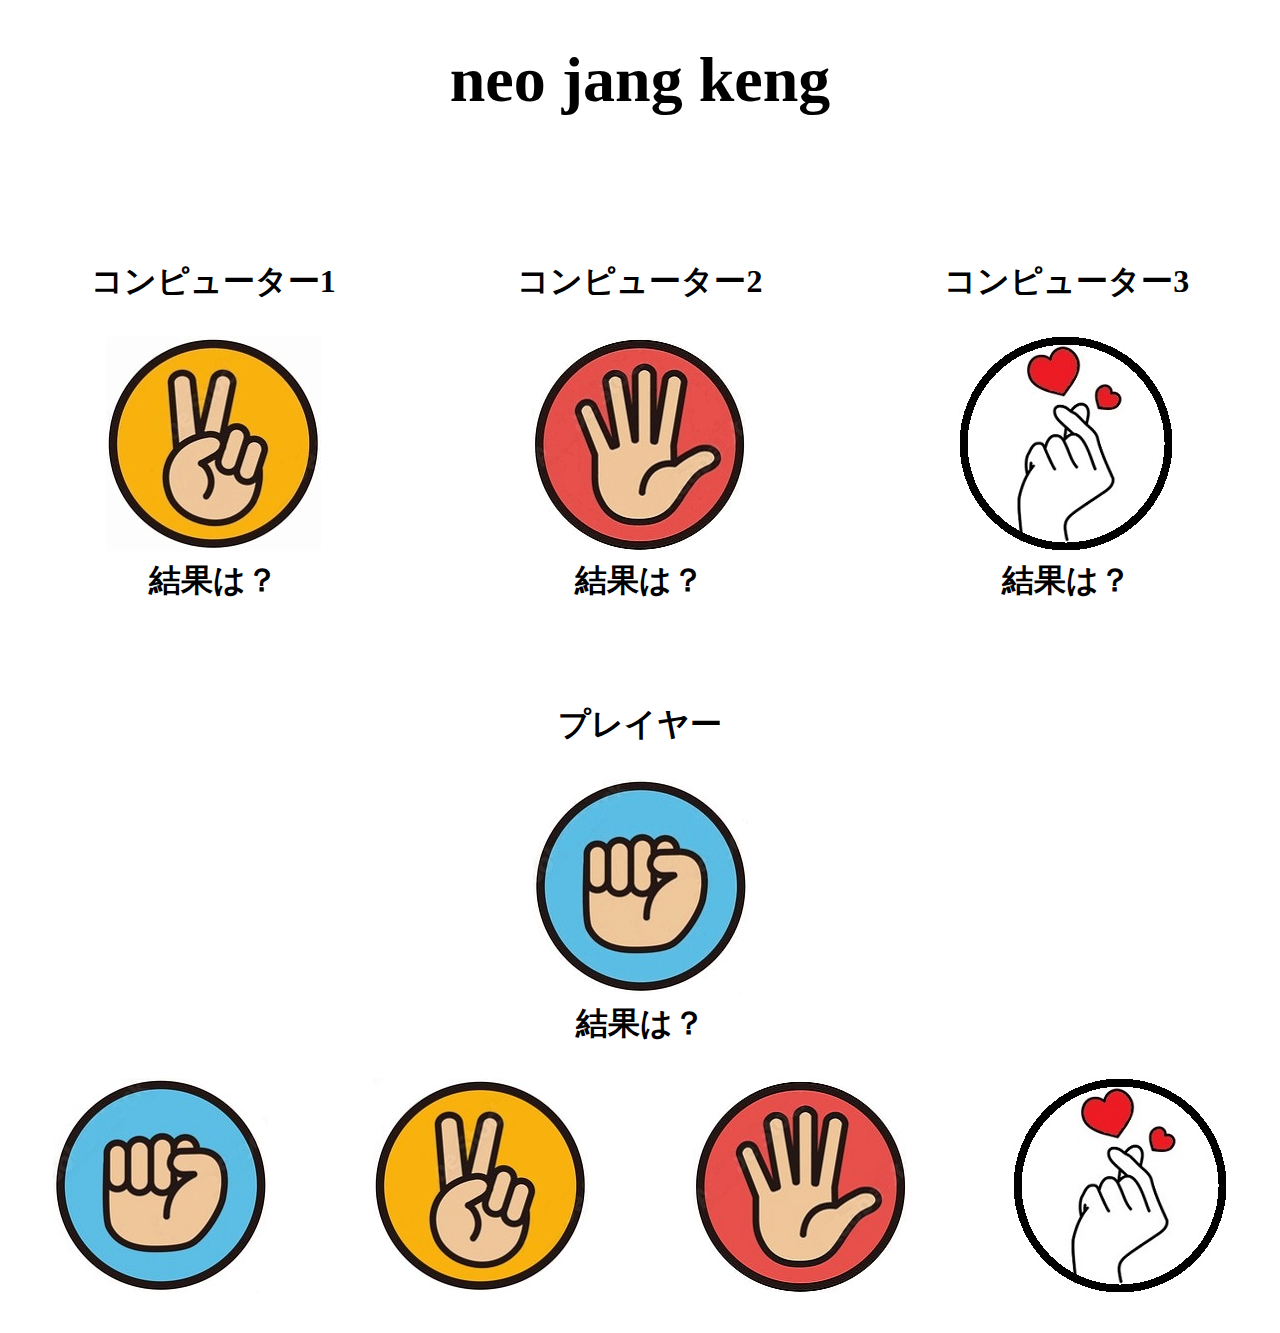
<file: index.html>
<!DOCTYPE html>
<html lang="ja">

<head>
    <meta charset="UTF-8">
    <meta name="viewport" content="width=device-width, initial-scale=1.0">
    <link rel="stylesheet" href="css/style.css">
    <title>neo jang keng</title>
</head>

<body>

    <header>
        <h1>neo jang keng</h1>
    </header>

    <main>
        <div class="com">
            <div class="com1">
                <p>コンピューター1</p>
                <div id="com1_hand">
                    <img src="img/001.gif" alt="">
                </div>
                <div id="result1">結果は？</div>
            </div>
            <div class="com2">
                <p>コンピューター2</p>
                <div id="com2_hand">
                    <img src="img/002.gif" alt="">
                </div>
                <div id="result2">結果は？</div>
            </div>
            <div class="com3">
                <p>コンピューター3</p>
                <div id="com3_hand">
                    <img src="img/003.gif" alt="">
                </div>
                <div id="result3">結果は？</div>
            </div>
        </div>
        <p>プレイヤー</p>
        <div id="player_hand">
            <img src="img/004.gif" alt="">
        </div>
        <div id="result4">結果は？</div>
        <div class="hands">
            <ul>
                <li id="rock_btn"><img src="img/001.jpg" alt=""></li>
                <li id="scissors_btn"><img src="img/002.jpg" alt=""></li>
                <li id="paper_btn"><img src="img/003.jpg" alt=""></li>
                <li id="love_btn"><img src="img/004.jpg" alt=""></li>
            </ul>
        </div>
    </main>

    <footer></footer>

    <script src="https://ajax.googleapis.com/ajax/libs/jquery/3.2.1/jquery.min.js"></script>

    <script>
        $("#rock_btn").on("click", function () {
            $("#player_hand").children("img").attr("src", "img/001.jpg");
            const randomNumber = Math.floor(Math.random() * 64)
            if (randomNumber === 0) {
                $("#com1_hand").children("img").attr("src", "img/001.jpg");
                $("#com2_hand").children("img").attr("src", "img/001.jpg");
                $("#com3_hand").children("img").attr("src", "img/001.jpg");
                $("#result1").text("あいこ");
                $("#result2").text("あいこ");
                $("#result3").text("あいこ");
                $("#result4").text("あいこ");
            } else if (randomNumber === 1) {
                $("#com1_hand").children("img").attr("src", "img/001.jpg");
                $("#com2_hand").children("img").attr("src", "img/001.jpg");
                $("#com3_hand").children("img").attr("src", "img/002.jpg");
                $("#result1").text("かち");
                $("#result2").text("かち");
                $("#result3").text("まけ");
                $("#result4").text("かち");
            } else if (randomNumber === 2) {
                $("#com1_hand").children("img").attr("src", "img/001.jpg");
                $("#com2_hand").children("img").attr("src", "img/001.jpg");
                $("#com3_hand").children("img").attr("src", "img/003.jpg");
                $("#result1").text("まけ");
                $("#result2").text("まけ");
                $("#result3").text("かち");
                $("#result4").text("まけ");
            } else if (randomNumber === 3) {
                $("#com1_hand").children("img").attr("src", "img/001.jpg");
                $("#com2_hand").children("img").attr("src", "img/001.jpg");
                $("#com3_hand").children("img").attr("src", "img/004.jpg");
                $("#result1").text("まけ");
                $("#result2").text("まけ");
                $("#result3").text("かち");
                $("#result4").text("まけ");
            } else if (randomNumber === 4) {
                $("#com1_hand").children("img").attr("src", "img/001.jpg");
                $("#com2_hand").children("img").attr("src", "img/002.jpg");
                $("#com3_hand").children("img").attr("src", "img/001.jpg");
                $("#result1").text("かち");
                $("#result2").text("まけ");
                $("#result3").text("かち");
                $("#result4").text("かち");
            } else if (randomNumber === 5) {
                $("#com1_hand").children("img").attr("src", "img/001.jpg");
                $("#com2_hand").children("img").attr("src", "img/002.jpg");
                $("#com3_hand").children("img").attr("src", "img/002.jpg");
                $("#result1").text("かち");
                $("#result2").text("まけ");
                $("#result3").text("まけ");
                $("#result4").text("かち");
            } else if (randomNumber === 6) {
                $("#com1_hand").children("img").attr("src", "img/001.jpg");
                $("#com2_hand").children("img").attr("src", "img/002.jpg");
                $("#com3_hand").children("img").attr("src", "img/003.jpg");
                $("#result1").text("あいこ");
                $("#result2").text("あいこ");
                $("#result3").text("あいこ");
                $("#result4").text("あいこ");
            } else if (randomNumber === 7) {
                $("#com1_hand").children("img").attr("src", "img/001.jpg");
                $("#com2_hand").children("img").attr("src", "img/002.jpg");
                $("#com3_hand").children("img").attr("src", "img/004.jpg");
                $("#result1").text("まけ");
                $("#result2").text("まけ");
                $("#result3").text("かち");
                $("#result4").text("まけ");
            } else if (randomNumber === 8) {
                $("#com1_hand").children("img").attr("src", "img/001.jpg");
                $("#com2_hand").children("img").attr("src", "img/003.jpg");
                $("#com3_hand").children("img").attr("src", "img/001.jpg");
                $("#result1").text("まけ");
                $("#result2").text("かち");
                $("#result3").text("まけ");
                $("#result4").text("まけ");
            } else if (randomNumber === 9) {
                $("#com1_hand").children("img").attr("src", "img/001.jpg");
                $("#com2_hand").children("img").attr("src", "img/003.jpg");
                $("#com3_hand").children("img").attr("src", "img/002.jpg");
                $("#result1").text("あいこ");
                $("#result2").text("あいこ");
                $("#result3").text("あいこ");
                $("#result4").text("あいこ");
            } else if (randomNumber === 10) {
                $("#com1_hand").children("img").attr("src", "img/001.jpg");
                $("#com2_hand").children("img").attr("src", "img/003.jpg");
                $("#com3_hand").children("img").attr("src", "img/003.jpg");
                $("#result1").text("まけ");
                $("#result2").text("かち");
                $("#result3").text("かち");
                $("#result4").text("まけ");
            } else if (randomNumber === 11) {
                $("#com1_hand").children("img").attr("src", "img/001.jpg");
                $("#com2_hand").children("img").attr("src", "img/003.jpg");
                $("#com3_hand").children("img").attr("src", "img/004.jpg");
                $("#result1").text("まけ");
                $("#result2").text("まけ");
                $("#result3").text("かち");
                $("#result4").text("まけ");
            } else if (randomNumber === 12) {
                $("#com1_hand").children("img").attr("src", "img/001.jpg");
                $("#com2_hand").children("img").attr("src", "img/004.jpg");
                $("#com3_hand").children("img").attr("src", "img/001.jpg");
                $("#result1").text("まけ");
                $("#result2").text("かち");
                $("#result3").text("まけ");
                $("#result4").text("まけ");
            } else if (randomNumber === 13) {
                $("#com1_hand").children("img").attr("src", "img/001.jpg");
                $("#com2_hand").children("img").attr("src", "img/004.jpg");
                $("#com3_hand").children("img").attr("src", "img/002.jpg");
                $("#result1").text("まけ");
                $("#result2").text("かち");
                $("#result3").text("まけ");
                $("#result4").text("まけ");
            } else if (randomNumber === 14) {
                $("#com1_hand").children("img").attr("src", "img/001.jpg");
                $("#com2_hand").children("img").attr("src", "img/004.jpg");
                $("#com3_hand").children("img").attr("src", "img/003.jpg");
                $("#result1").text("まけ");
                $("#result2").text("かち");
                $("#result3").text("まけ");
                $("#result4").text("まけ");
            } else if (randomNumber === 15) {
                $("#com1_hand").children("img").attr("src", "img/001.jpg");
                $("#com2_hand").children("img").attr("src", "img/004.jpg");
                $("#com3_hand").children("img").attr("src", "img/004.jpg");
                $("#result1").text("あいこ");
                $("#result2").text("あいこ");
                $("#result3").text("あいこ");
                $("#result4").text("あいこ");
            } else if (randomNumber === 16) {
                $("#com1_hand").children("img").attr("src", "img/002.jpg");
                $("#com2_hand").children("img").attr("src", "img/001.jpg");
                $("#com3_hand").children("img").attr("src", "img/001.jpg");
                $("#result1").text("まけ");
                $("#result2").text("かち");
                $("#result3").text("かち");
                $("#result4").text("かち");
            } else if (randomNumber === 17) {
                $("#com1_hand").children("img").attr("src", "img/002.jpg");
                $("#com2_hand").children("img").attr("src", "img/001.jpg");
                $("#com3_hand").children("img").attr("src", "img/002.jpg");
                $("#result1").text("まけ");
                $("#result2").text("かち");
                $("#result3").text("まけ");
                $("#result4").text("かち");
            } else if (randomNumber === 18) {
                $("#com1_hand").children("img").attr("src", "img/002.jpg");
                $("#com2_hand").children("img").attr("src", "img/001.jpg");
                $("#com3_hand").children("img").attr("src", "img/003.jpg");
                $("#result1").text("あいこ");
                $("#result2").text("あいこ");
                $("#result3").text("あいこ");
                $("#result4").text("あいこ");
            } else if (randomNumber === 19) {
                $("#com1_hand").children("img").attr("src", "img/002.jpg");
                $("#com2_hand").children("img").attr("src", "img/001.jpg");
                $("#com3_hand").children("img").attr("src", "img/004.jpg");
                $("#result1").text("まけ");
                $("#result2").text("まけ");
                $("#result3").text("かち");
                $("#result4").text("まけ");
            } else if (randomNumber === 20) {
                $("#com1_hand").children("img").attr("src", "img/002.jpg");
                $("#com2_hand").children("img").attr("src", "img/002.jpg");
                $("#com3_hand").children("img").attr("src", "img/001.jpg");
                $("#result1").text("まけ");
                $("#result2").text("まけ");
                $("#result3").text("かち");
                $("#result4").text("かち");
            } else if (randomNumber === 21) {
                $("#com1_hand").children("img").attr("src", "img/002.jpg");
                $("#com2_hand").children("img").attr("src", "img/002.jpg");
                $("#com3_hand").children("img").attr("src", "img/002.jpg");
                $("#result1").text("まけ");
                $("#result2").text("まけ");
                $("#result3").text("まけ");
                $("#result4").text("かち");
            } else if (randomNumber === 22) {
                $("#com1_hand").children("img").attr("src", "img/002.jpg");
                $("#com2_hand").children("img").attr("src", "img/002.jpg");
                $("#com3_hand").children("img").attr("src", "img/003.jpg");
                $("#result1").text("あいこ");
                $("#result2").text("あいこ");
                $("#result3").text("あいこ");
                $("#result4").text("あいこ");
            } else if (randomNumber === 23) {
                $("#com1_hand").children("img").attr("src", "img/002.jpg");
                $("#com2_hand").children("img").attr("src", "img/002.jpg");
                $("#com3_hand").children("img").attr("src", "img/004.jpg");
                $("#result1").text("まけ");
                $("#result2").text("まけ");
                $("#result3").text("かち");
                $("#result4").text("まけ");
            } else if (randomNumber === 24) {
                $("#com1_hand").children("img").attr("src", "img/002.jpg");
                $("#com2_hand").children("img").attr("src", "img/003.jpg");
                $("#com3_hand").children("img").attr("src", "img/001.jpg");
                $("#result1").text("あいこ");
                $("#result2").text("あいこ");
                $("#result3").text("あいこ");
                $("#result4").text("あいこ");
            } else if (randomNumber === 25) {
                $("#com1_hand").children("img").attr("src", "img/002.jpg");
                $("#com2_hand").children("img").attr("src", "img/003.jpg");
                $("#com3_hand").children("img").attr("src", "img/002.jpg");
                $("#result1").text("あいこ");
                $("#result2").text("あいこ");
                $("#result3").text("あいこ");
                $("#result4").text("あいこ");
            } else if (randomNumber === 26) {
                $("#com1_hand").children("img").attr("src", "img/002.jpg");
                $("#com2_hand").children("img").attr("src", "img/003.jpg");
                $("#com3_hand").children("img").attr("src", "img/003.jpg");
                $("#result1").text("あいこ");
                $("#result2").text("あいこ");
                $("#result3").text("あいこ");
                $("#result4").text("あいこ");
            } else if (randomNumber === 27) {
                $("#com1_hand").children("img").attr("src", "img/002.jpg");
                $("#com2_hand").children("img").attr("src", "img/003.jpg");
                $("#com3_hand").children("img").attr("src", "img/004.jpg");
                $("#result1").text("まけ");
                $("#result2").text("まけ");
                $("#result3").text("かち");
                $("#result4").text("まけ");
            } else if (randomNumber === 28) {
                $("#com1_hand").children("img").attr("src", "img/002.jpg");
                $("#com2_hand").children("img").attr("src", "img/004.jpg");
                $("#com3_hand").children("img").attr("src", "img/001.jpg");
                $("#result1").text("まけ");
                $("#result2").text("かち");
                $("#result3").text("まけ");
                $("#result4").text("まけ");
            } else if (randomNumber === 29) {
                $("#com1_hand").children("img").attr("src", "img/002.jpg");
                $("#com2_hand").children("img").attr("src", "img/004.jpg");
                $("#com3_hand").children("img").attr("src", "img/002.jpg");
                $("#result1").text("まけ");
                $("#result2").text("かち");
                $("#result3").text("まけ");
                $("#result4").text("まけ");
            } else if (randomNumber === 30) {
                $("#com1_hand").children("img").attr("src", "img/002.jpg");
                $("#com2_hand").children("img").attr("src", "img/004.jpg");
                $("#com3_hand").children("img").attr("src", "img/003.jpg");
                $("#result1").text("まけ");
                $("#result2").text("かち");
                $("#result3").text("まけ");
                $("#result4").text("まけ");
            } else if (randomNumber === 31) {
                $("#com1_hand").children("img").attr("src", "img/002.jpg");
                $("#com2_hand").children("img").attr("src", "img/004.jpg");
                $("#com3_hand").children("img").attr("src", "img/004.jpg");
                $("#result1").text("まけ");
                $("#result2").text("まけ");
                $("#result3").text("まけ");
                $("#result4").text("かち");
            } else if (randomNumber === 32) {
                $("#com1_hand").children("img").attr("src", "img/003.jpg");
                $("#com2_hand").children("img").attr("src", "img/001.jpg");
                $("#com3_hand").children("img").attr("src", "img/001.jpg");
                $("#result1").text("かち");
                $("#result2").text("まけ");
                $("#result3").text("まけ");
                $("#result4").text("まけ");
            } else if (randomNumber === 33) {
                $("#com1_hand").children("img").attr("src", "img/003.jpg");
                $("#com2_hand").children("img").attr("src", "img/001.jpg");
                $("#com3_hand").children("img").attr("src", "img/002.jpg");
                $("#result1").text("あいこ");
                $("#result2").text("あいこ");
                $("#result3").text("あいこ");
                $("#result4").text("あいこ");
            } else if (randomNumber === 34) {
                $("#com1_hand").children("img").attr("src", "img/003.jpg");
                $("#com2_hand").children("img").attr("src", "img/001.jpg");
                $("#com3_hand").children("img").attr("src", "img/003.jpg");
                $("#result1").text("かち");
                $("#result2").text("まけ");
                $("#result3").text("かち");
                $("#result4").text("まけ");
            } else if (randomNumber === 35) {
                $("#com1_hand").children("img").attr("src", "img/003.jpg");
                $("#com2_hand").children("img").attr("src", "img/001.jpg");
                $("#com3_hand").children("img").attr("src", "img/004.jpg");
                $("#result1").text("まけ");
                $("#result2").text("まけ");
                $("#result3").text("かち");
                $("#result4").text("まけ");
            } else if (randomNumber === 36) {
                $("#com1_hand").children("img").attr("src", "img/003.jpg");
                $("#com2_hand").children("img").attr("src", "img/002.jpg");
                $("#com3_hand").children("img").attr("src", "img/001.jpg");
                $("#result1").text("あいこ");
                $("#result2").text("あいこ");
                $("#result3").text("あいこ");
                $("#result4").text("あいこ");
            } else if (randomNumber === 37) {
                $("#com1_hand").children("img").attr("src", "img/003.jpg");
                $("#com2_hand").children("img").attr("src", "img/002.jpg");
                $("#com3_hand").children("img").attr("src", "img/002.jpg");
                $("#result1").text("あいこ");
                $("#result2").text("あいこ");
                $("#result3").text("あいこ");
                $("#result4").text("あいこ");
            } else if (randomNumber === 38) {
                $("#com1_hand").children("img").attr("src", "img/003.jpg");
                $("#com2_hand").children("img").attr("src", "img/002.jpg");
                $("#com3_hand").children("img").attr("src", "img/003.jpg");
                $("#result1").text("あいこ");
                $("#result2").text("あいこ");
                $("#result3").text("あいこ");
                $("#result4").text("あいこ");
            } else if (randomNumber === 39) {
                $("#com1_hand").children("img").attr("src", "img/003.jpg");
                $("#com2_hand").children("img").attr("src", "img/002.jpg");
                $("#com3_hand").children("img").attr("src", "img/004.jpg");
                $("#result1").text("まけ");
                $("#result2").text("まけ");
                $("#result3").text("かち");
                $("#result4").text("まけ");
            } else if (randomNumber === 40) {
                $("#com1_hand").children("img").attr("src", "img/003.jpg");
                $("#com2_hand").children("img").attr("src", "img/003.jpg");
                $("#com3_hand").children("img").attr("src", "img/001.jpg");
                $("#result1").text("かち");
                $("#result2").text("かち");
                $("#result3").text("まけ");
                $("#result4").text("まけ");
            } else if (randomNumber === 41) {
                $("#com1_hand").children("img").attr("src", "img/003.jpg");
                $("#com2_hand").children("img").attr("src", "img/003.jpg");
                $("#com3_hand").children("img").attr("src", "img/002.jpg");
                $("#result1").text("あいこ");
                $("#result2").text("あいこ");
                $("#result3").text("あいこ");
                $("#result4").text("あいこ");
            } else if (randomNumber === 42) {
                $("#com1_hand").children("img").attr("src", "img/003.jpg");
                $("#com2_hand").children("img").attr("src", "img/003.jpg");
                $("#com3_hand").children("img").attr("src", "img/003.jpg");
                $("#result1").text("かち");
                $("#result2").text("かち");
                $("#result3").text("かち");
                $("#result4").text("まけ");
            } else if (randomNumber === 43) {
                $("#com1_hand").children("img").attr("src", "img/003.jpg");
                $("#com2_hand").children("img").attr("src", "img/003.jpg");
                $("#com3_hand").children("img").attr("src", "img/004.jpg");
                $("#result1").text("まけ");
                $("#result2").text("まけ");
                $("#result3").text("かち");
                $("#result4").text("まけ");
            } else if (randomNumber === 44) {
                $("#com1_hand").children("img").attr("src", "img/003.jpg");
                $("#com2_hand").children("img").attr("src", "img/004.jpg");
                $("#com3_hand").children("img").attr("src", "img/001.jpg");
                $("#result1").text("まけ");
                $("#result2").text("かち");
                $("#result3").text("まけ");
                $("#result4").text("まけ");
            } else if (randomNumber === 45) {
                $("#com1_hand").children("img").attr("src", "img/003.jpg");
                $("#com2_hand").children("img").attr("src", "img/004.jpg");
                $("#com3_hand").children("img").attr("src", "img/002.jpg");
                $("#result1").text("まけ");
                $("#result2").text("かち");
                $("#result3").text("まけ");
                $("#result4").text("まけ");
            } else if (randomNumber === 46) {
                $("#com1_hand").children("img").attr("src", "img/003.jpg");
                $("#com2_hand").children("img").attr("src", "img/004.jpg");
                $("#com3_hand").children("img").attr("src", "img/003.jpg");
                $("#result1").text("まけ");
                $("#result2").text("かち");
                $("#result3").text("まけ");
                $("#result4").text("まけ");
            } else if (randomNumber === 47) {
                $("#com1_hand").children("img").attr("src", "img/003.jpg");
                $("#com2_hand").children("img").attr("src", "img/004.jpg");
                $("#com3_hand").children("img").attr("src", "img/004.jpg");
                $("#result1").text("かち");
                $("#result2").text("まけ");
                $("#result3").text("まけ");
                $("#result4").text("まけ");
            } else if (randomNumber === 48) {
                $("#com1_hand").children("img").attr("src", "img/004.jpg");
                $("#com2_hand").children("img").attr("src", "img/001.jpg");
                $("#com3_hand").children("img").attr("src", "img/001.jpg");
                $("#result1").text("かち");
                $("#result2").text("まけ");
                $("#result3").text("まけ");
                $("#result4").text("まけ");
            } else if (randomNumber === 49) {
                $("#com1_hand").children("img").attr("src", "img/004.jpg");
                $("#com2_hand").children("img").attr("src", "img/001.jpg");
                $("#com3_hand").children("img").attr("src", "img/002.jpg");
                $("#result1").text("かち");
                $("#result2").text("まけ");
                $("#result3").text("まけ");
                $("#result4").text("まけ");
            } else if (randomNumber === 50) {
                $("#com1_hand").children("img").attr("src", "img/004.jpg");
                $("#com2_hand").children("img").attr("src", "img/001.jpg");
                $("#com3_hand").children("img").attr("src", "img/003.jpg");
                $("#result1").text("かち");
                $("#result2").text("まけ");
                $("#result3").text("まけ");
                $("#result4").text("まけ");
            } else if (randomNumber === 51) {
                $("#com1_hand").children("img").attr("src", "img/004.jpg");
                $("#com2_hand").children("img").attr("src", "img/001.jpg");
                $("#com3_hand").children("img").attr("src", "img/004.jpg");
                $("#result1").text("あいこ");
                $("#result2").text("あいこ");
                $("#result3").text("あいこ");
                $("#result4").text("あいこ");
            } else if (randomNumber === 52) {
                $("#com1_hand").children("img").attr("src", "img/004.jpg");
                $("#com2_hand").children("img").attr("src", "img/002.jpg");
                $("#com3_hand").children("img").attr("src", "img/001.jpg");
                $("#result1").text("かち");
                $("#result2").text("まけ");
                $("#result3").text("まけ");
                $("#result4").text("まけ");
            } else if (randomNumber === 53) {
                $("#com1_hand").children("img").attr("src", "img/004.jpg");
                $("#com2_hand").children("img").attr("src", "img/002.jpg");
                $("#com3_hand").children("img").attr("src", "img/002.jpg");
                $("#result1").text("かち");
                $("#result2").text("まけ");
                $("#result3").text("まけ");
                $("#result4").text("まけ");
            } else if (randomNumber === 54) {
                $("#com1_hand").children("img").attr("src", "img/004.jpg");
                $("#com2_hand").children("img").attr("src", "img/002.jpg");
                $("#com3_hand").children("img").attr("src", "img/003.jpg");
                $("#result1").text("かち");
                $("#result2").text("まけ");
                $("#result3").text("まけ");
                $("#result4").text("まけ");
            } else if (randomNumber === 55) {
                $("#com1_hand").children("img").attr("src", "img/004.jpg");
                $("#com2_hand").children("img").attr("src", "img/002.jpg");
                $("#com3_hand").children("img").attr("src", "img/004.jpg");
                $("#result1").text("まけ");
                $("#result2").text("まけ");
                $("#result3").text("まけ");
                $("#result4").text("かち");
            } else if (randomNumber === 56) {
                $("#com1_hand").children("img").attr("src", "img/004.jpg");
                $("#com2_hand").children("img").attr("src", "img/003.jpg");
                $("#com3_hand").children("img").attr("src", "img/001.jpg");
                $("#result1").text("かち");
                $("#result2").text("まけ");
                $("#result3").text("まけ");
                $("#result4").text("まけ");
            } else if (randomNumber === 57) {
                $("#com1_hand").children("img").attr("src", "img/004.jpg");
                $("#com2_hand").children("img").attr("src", "img/003.jpg");
                $("#com3_hand").children("img").attr("src", "img/002.jpg");
                $("#result1").text("かち");
                $("#result2").text("まけ");
                $("#result3").text("まけ");
                $("#result4").text("まけ");
            } else if (randomNumber === 58) {
                $("#com1_hand").children("img").attr("src", "img/004.jpg");
                $("#com2_hand").children("img").attr("src", "img/003.jpg");
                $("#com3_hand").children("img").attr("src", "img/003.jpg");
                $("#result1").text("かち");
                $("#result2").text("まけ");
                $("#result3").text("まけ");
                $("#result4").text("まけ");
            } else if (randomNumber === 59) {
                $("#com1_hand").children("img").attr("src", "img/004.jpg");
                $("#com2_hand").children("img").attr("src", "img/003.jpg");
                $("#com3_hand").children("img").attr("src", "img/004.jpg");
                $("#result1").text("まけ");
                $("#result2").text("かち");
                $("#result3").text("まけ");
                $("#result4").text("まけ");
            } else if (randomNumber === 60) {
                $("#com1_hand").children("img").attr("src", "img/004.jpg");
                $("#com2_hand").children("img").attr("src", "img/004.jpg");
                $("#com3_hand").children("img").attr("src", "img/001.jpg");
                $("#result1").text("あいこ");
                $("#result2").text("あいこ");
                $("#result3").text("あいこ");
                $("#result4").text("あいこ");
            } else if (randomNumber === 61) {
                $("#com1_hand").children("img").attr("src", "img/004.jpg");
                $("#com2_hand").children("img").attr("src", "img/004.jpg");
                $("#com3_hand").children("img").attr("src", "img/002.jpg");
                $("#result1").text("まけ");
                $("#result2").text("まけ");
                $("#result3").text("まけ");
                $("#result4").text("かち");
            } else if (randomNumber === 62) {
                $("#com1_hand").children("img").attr("src", "img/004.jpg");
                $("#com2_hand").children("img").attr("src", "img/004.jpg");
                $("#com3_hand").children("img").attr("src", "img/003.jpg");
                $("#result1").text("まけ");
                $("#result2").text("まけ");
                $("#result3").text("かち");
                $("#result4").text("まけ");
            } else {
                $("#com1_hand").children("img").attr("src", "img/004.jpg");
                $("#com2_hand").children("img").attr("src", "img/004.jpg");
                $("#com3_hand").children("img").attr("src", "img/004.jpg");
                $("#result1").text("まけ");
                $("#result2").text("まけ");
                $("#result3").text("まけ");
                $("#result4").text("かち");
            }
        })

        $("#scissors_btn").on("click", function () {
            $("#player_hand").children("img").attr("src", "img/002.jpg");
            const randomNumber = Math.floor(Math.random() * 64)
            if (randomNumber === 0) {
                $("#com1_hand").children("img").attr("src", "img/001.jpg");
                $("#com2_hand").children("img").attr("src", "img/001.jpg");
                $("#com3_hand").children("img").attr("src", "img/001.jpg");
                $("#result1").text("かち");
                $("#result2").text("かち");
                $("#result3").text("かち");
                $("#result4").text("まけ");
            } else if (randomNumber === 1) {
                $("#com1_hand").children("img").attr("src", "img/001.jpg");
                $("#com2_hand").children("img").attr("src", "img/001.jpg");
                $("#com3_hand").children("img").attr("src", "img/002.jpg");
                $("#result1").text("かち");
                $("#result2").text("かち");
                $("#result3").text("まけ");
                $("#result4").text("まけ");
            } else if (randomNumber === 2) {
                $("#com1_hand").children("img").attr("src", "img/001.jpg");
                $("#com2_hand").children("img").attr("src", "img/001.jpg");
                $("#com3_hand").children("img").attr("src", "img/003.jpg");
                $("#result1").text("あいこ");
                $("#result2").text("あいこ");
                $("#result3").text("あいこ");
                $("#result4").text("あいこ");
            } else if (randomNumber === 3) {
                $("#com1_hand").children("img").attr("src", "img/001.jpg");
                $("#com2_hand").children("img").attr("src", "img/001.jpg");
                $("#com3_hand").children("img").attr("src", "img/004.jpg");
                $("#result1").text("まけ");
                $("#result2").text("まけ");
                $("#result3").text("かち");
                $("#result4").text("まけ");
            } else if (randomNumber === 4) {
                $("#com1_hand").children("img").attr("src", "img/001.jpg");
                $("#com2_hand").children("img").attr("src", "img/002.jpg");
                $("#com3_hand").children("img").attr("src", "img/001.jpg");
                $("#result1").text("かち");
                $("#result2").text("まけ");
                $("#result3").text("かち");
                $("#result4").text("まけ");
            } else if (randomNumber === 5) {
                $("#com1_hand").children("img").attr("src", "img/001.jpg");
                $("#com2_hand").children("img").attr("src", "img/002.jpg");
                $("#com3_hand").children("img").attr("src", "img/002.jpg");
                $("#result1").text("かち");
                $("#result2").text("まけ");
                $("#result3").text("まけ");
                $("#result4").text("まけ");
            } else if (randomNumber === 6) {
                $("#com1_hand").children("img").attr("src", "img/001.jpg");
                $("#com2_hand").children("img").attr("src", "img/002.jpg");
                $("#com3_hand").children("img").attr("src", "img/003.jpg");
                $("#result1").text("あいこ");
                $("#result2").text("あいこ");
                $("#result3").text("あいこ");
                $("#result4").text("あいこ");
            } else if (randomNumber === 7) {
                $("#com1_hand").children("img").attr("src", "img/001.jpg");
                $("#com2_hand").children("img").attr("src", "img/002.jpg");
                $("#com3_hand").children("img").attr("src", "img/004.jpg");
                $("#result1").text("まけ");
                $("#result2").text("まけ");
                $("#result3").text("かち");
                $("#result4").text("まけ");
            } else if (randomNumber === 8) {
                $("#com1_hand").children("img").attr("src", "img/001.jpg");
                $("#com2_hand").children("img").attr("src", "img/003.jpg");
                $("#com3_hand").children("img").attr("src", "img/001.jpg");
                $("#result1").text("あいこ");
                $("#result2").text("あいこ");
                $("#result3").text("あいこ");
                $("#result4").text("あいこ");
            } else if (randomNumber === 9) {
                $("#com1_hand").children("img").attr("src", "img/001.jpg");
                $("#com2_hand").children("img").attr("src", "img/003.jpg");
                $("#com3_hand").children("img").attr("src", "img/002.jpg");
                $("#result1").text("あいこ");
                $("#result2").text("あいこ");
                $("#result3").text("あいこ");
                $("#result4").text("あいこ");
            } else if (randomNumber === 10) {
                $("#com1_hand").children("img").attr("src", "img/001.jpg");
                $("#com2_hand").children("img").attr("src", "img/003.jpg");
                $("#com3_hand").children("img").attr("src", "img/003.jpg");
                $("#result1").text("あいこ");
                $("#result2").text("あいこ");
                $("#result3").text("あいこ");
                $("#result4").text("あいこ");
            } else if (randomNumber === 11) {
                $("#com1_hand").children("img").attr("src", "img/001.jpg");
                $("#com2_hand").children("img").attr("src", "img/003.jpg");
                $("#com3_hand").children("img").attr("src", "img/004.jpg");
                $("#result1").text("まけ");
                $("#result2").text("まけ");
                $("#result3").text("かち");
                $("#result4").text("まけ");
            } else if (randomNumber === 12) {
                $("#com1_hand").children("img").attr("src", "img/001.jpg");
                $("#com2_hand").children("img").attr("src", "img/004.jpg");
                $("#com3_hand").children("img").attr("src", "img/001.jpg");
                $("#result1").text("まけ");
                $("#result2").text("かち");
                $("#result3").text("まけ");
                $("#result4").text("まけ");
            } else if (randomNumber === 13) {
                $("#com1_hand").children("img").attr("src", "img/001.jpg");
                $("#com2_hand").children("img").attr("src", "img/004.jpg");
                $("#com3_hand").children("img").attr("src", "img/002.jpg");
                $("#result1").text("まけ");
                $("#result2").text("かち");
                $("#result3").text("まけ");
                $("#result4").text("まけ");
            } else if (randomNumber === 14) {
                $("#com1_hand").children("img").attr("src", "img/001.jpg");
                $("#com2_hand").children("img").attr("src", "img/004.jpg");
                $("#com3_hand").children("img").attr("src", "img/003.jpg");
                $("#result1").text("まけ");
                $("#result2").text("かち");
                $("#result3").text("まけ");
                $("#result4").text("まけ");
            } else if (randomNumber === 15) {
                $("#com1_hand").children("img").attr("src", "img/001.jpg");
                $("#com2_hand").children("img").attr("src", "img/004.jpg");
                $("#com3_hand").children("img").attr("src", "img/004.jpg");
                $("#result1").text("かち");
                $("#result2").text("まけ");
                $("#result3").text("まけ");
                $("#result4").text("まけ");
            } else if (randomNumber === 16) {
                $("#com1_hand").children("img").attr("src", "img/002.jpg");
                $("#com2_hand").children("img").attr("src", "img/001.jpg");
                $("#com3_hand").children("img").attr("src", "img/001.jpg");
                $("#result1").text("まけ");
                $("#result2").text("かち");
                $("#result3").text("かち");
                $("#result4").text("まけ");
            } else if (randomNumber === 17) {
                $("#com1_hand").children("img").attr("src", "img/002.jpg");
                $("#com2_hand").children("img").attr("src", "img/001.jpg");
                $("#com3_hand").children("img").attr("src", "img/002.jpg");
                $("#result1").text("まけ");
                $("#result2").text("かち");
                $("#result3").text("まけ");
                $("#result4").text("まけ");
            } else if (randomNumber === 18) {
                $("#com1_hand").children("img").attr("src", "img/002.jpg");
                $("#com2_hand").children("img").attr("src", "img/001.jpg");
                $("#com3_hand").children("img").attr("src", "img/003.jpg");
                $("#result1").text("あいこ");
                $("#result2").text("あいこ");
                $("#result3").text("あいこ");
                $("#result4").text("あいこ");
            } else if (randomNumber === 19) {
                $("#com1_hand").children("img").attr("src", "img/002.jpg");
                $("#com2_hand").children("img").attr("src", "img/001.jpg");
                $("#com3_hand").children("img").attr("src", "img/004.jpg");
                $("#result1").text("まけ");
                $("#result2").text("まけ");
                $("#result3").text("かち");
                $("#result4").text("まけ");
            } else if (randomNumber === 20) {
                $("#com1_hand").children("img").attr("src", "img/002.jpg");
                $("#com2_hand").children("img").attr("src", "img/002.jpg");
                $("#com3_hand").children("img").attr("src", "img/001.jpg");
                $("#result1").text("まけ");
                $("#result2").text("まけ");
                $("#result3").text("かち");
                $("#result4").text("まけ");
            } else if (randomNumber === 21) {
                $("#com1_hand").children("img").attr("src", "img/002.jpg");
                $("#com2_hand").children("img").attr("src", "img/002.jpg");
                $("#com3_hand").children("img").attr("src", "img/002.jpg");
                $("#result1").text("あいこ");
                $("#result2").text("あいこ");
                $("#result3").text("あいこ");
                $("#result4").text("あいこ");
            } else if (randomNumber === 22) {
                $("#com1_hand").children("img").attr("src", "img/002.jpg");
                $("#com2_hand").children("img").attr("src", "img/002.jpg");
                $("#com3_hand").children("img").attr("src", "img/003.jpg");
                $("#result1").text("かち");
                $("#result2").text("かち");
                $("#result3").text("まけ");
                $("#result4").text("かち");
            } else if (randomNumber === 23) {
                $("#com1_hand").children("img").attr("src", "img/002.jpg");
                $("#com2_hand").children("img").attr("src", "img/002.jpg");
                $("#com3_hand").children("img").attr("src", "img/004.jpg");
                $("#result1").text("まけ");
                $("#result2").text("まけ");
                $("#result3").text("かち");
                $("#result4").text("まけ");
            } else if (randomNumber === 24) {
                $("#com1_hand").children("img").attr("src", "img/002.jpg");
                $("#com2_hand").children("img").attr("src", "img/003.jpg");
                $("#com3_hand").children("img").attr("src", "img/001.jpg");
                $("#result1").text("あいこ");
                $("#result2").text("あいこ");
                $("#result3").text("あいこ");
                $("#result4").text("あいこ");
            } else if (randomNumber === 25) {
                $("#com1_hand").children("img").attr("src", "img/002.jpg");
                $("#com2_hand").children("img").attr("src", "img/003.jpg");
                $("#com3_hand").children("img").attr("src", "img/002.jpg");
                $("#result1").text("かち");
                $("#result2").text("まけ");
                $("#result3").text("かち");
                $("#result4").text("かち");
            } else if (randomNumber === 26) {
                $("#com1_hand").children("img").attr("src", "img/002.jpg");
                $("#com2_hand").children("img").attr("src", "img/003.jpg");
                $("#com3_hand").children("img").attr("src", "img/003.jpg");
                $("#result1").text("かち");
                $("#result2").text("まけ");
                $("#result3").text("まけ");
                $("#result4").text("かち");
            } else if (randomNumber === 27) {
                $("#com1_hand").children("img").attr("src", "img/002.jpg");
                $("#com2_hand").children("img").attr("src", "img/003.jpg");
                $("#com3_hand").children("img").attr("src", "img/004.jpg");
                $("#result1").text("まけ");
                $("#result2").text("まけ");
                $("#result3").text("かち");
                $("#result4").text("まけ");
            } else if (randomNumber === 28) {
                $("#com1_hand").children("img").attr("src", "img/002.jpg");
                $("#com2_hand").children("img").attr("src", "img/004.jpg");
                $("#com3_hand").children("img").attr("src", "img/001.jpg");
                $("#result1").text("まけ");
                $("#result2").text("かち");
                $("#result3").text("まけ");
                $("#result4").text("まけ");
            } else if (randomNumber === 29) {
                $("#com1_hand").children("img").attr("src", "img/002.jpg");
                $("#com2_hand").children("img").attr("src", "img/004.jpg");
                $("#com3_hand").children("img").attr("src", "img/002.jpg");
                $("#result1").text("まけ");
                $("#result2").text("かち");
                $("#result3").text("まけ");
                $("#result4").text("まけ");
            } else if (randomNumber === 30) {
                $("#com1_hand").children("img").attr("src", "img/002.jpg");
                $("#com2_hand").children("img").attr("src", "img/004.jpg");
                $("#com3_hand").children("img").attr("src", "img/003.jpg");
                $("#result1").text("まけ");
                $("#result2").text("かち");
                $("#result3").text("まけ");
                $("#result4").text("まけ");
            } else if (randomNumber === 31) {
                $("#com1_hand").children("img").attr("src", "img/002.jpg");
                $("#com2_hand").children("img").attr("src", "img/004.jpg");
                $("#com3_hand").children("img").attr("src", "img/004.jpg");
                $("#result1").text("あいこ");
                $("#result2").text("あいこ");
                $("#result3").text("あいこ");
                $("#result4").text("あいこ");
            } else if (randomNumber === 32) {
                $("#com1_hand").children("img").attr("src", "img/003.jpg");
                $("#com2_hand").children("img").attr("src", "img/001.jpg");
                $("#com3_hand").children("img").attr("src", "img/001.jpg");
                $("#result1").text("あいこ");
                $("#result2").text("あいこ");
                $("#result3").text("あいこ");
                $("#result4").text("あいこ");
            } else if (randomNumber === 33) {
                $("#com1_hand").children("img").attr("src", "img/003.jpg");
                $("#com2_hand").children("img").attr("src", "img/001.jpg");
                $("#com3_hand").children("img").attr("src", "img/002.jpg");
                $("#result1").text("あいこ");
                $("#result2").text("あいこ");
                $("#result3").text("あいこ");
                $("#result4").text("あいこ");
            } else if (randomNumber === 34) {
                $("#com1_hand").children("img").attr("src", "img/003.jpg");
                $("#com2_hand").children("img").attr("src", "img/001.jpg");
                $("#com3_hand").children("img").attr("src", "img/003.jpg");
                $("#result1").text("あいこ");
                $("#result2").text("あいこ");
                $("#result3").text("あいこ");
                $("#result4").text("あいこ");
            } else if (randomNumber === 35) {
                $("#com1_hand").children("img").attr("src", "img/003.jpg");
                $("#com2_hand").children("img").attr("src", "img/001.jpg");
                $("#com3_hand").children("img").attr("src", "img/004.jpg");
                $("#result1").text("まけ");
                $("#result2").text("まけ");
                $("#result3").text("かち");
                $("#result4").text("まけ");
            } else if (randomNumber === 36) {
                $("#com1_hand").children("img").attr("src", "img/003.jpg");
                $("#com2_hand").children("img").attr("src", "img/002.jpg");
                $("#com3_hand").children("img").attr("src", "img/001.jpg");
                $("#result1").text("あいこ");
                $("#result2").text("あいこ");
                $("#result3").text("あいこ");
                $("#result4").text("あいこ");
            } else if (randomNumber === 37) {
                $("#com1_hand").children("img").attr("src", "img/003.jpg");
                $("#com2_hand").children("img").attr("src", "img/002.jpg");
                $("#com3_hand").children("img").attr("src", "img/002.jpg");
                $("#result1").text("まけ");
                $("#result2").text("かち");
                $("#result3").text("かち");
                $("#result4").text("かち");
            } else if (randomNumber === 38) {
                $("#com1_hand").children("img").attr("src", "img/003.jpg");
                $("#com2_hand").children("img").attr("src", "img/002.jpg");
                $("#com3_hand").children("img").attr("src", "img/003.jpg");
                $("#result1").text("まけ");
                $("#result2").text("かち");
                $("#result3").text("まけ");
                $("#result4").text("かち");
            } else if (randomNumber === 39) {
                $("#com1_hand").children("img").attr("src", "img/003.jpg");
                $("#com2_hand").children("img").attr("src", "img/002.jpg");
                $("#com3_hand").children("img").attr("src", "img/004.jpg");
                $("#result1").text("まけ");
                $("#result2").text("まけ");
                $("#result3").text("かち");
                $("#result4").text("まけ");
            } else if (randomNumber === 40) {
                $("#com1_hand").children("img").attr("src", "img/003.jpg");
                $("#com2_hand").children("img").attr("src", "img/003.jpg");
                $("#com3_hand").children("img").attr("src", "img/001.jpg");
                $("#result1").text("あいこ");
                $("#result2").text("あいこ");
                $("#result3").text("あいこ");
                $("#result4").text("あいこ");
            } else if (randomNumber === 41) {
                $("#com1_hand").children("img").attr("src", "img/003.jpg");
                $("#com2_hand").children("img").attr("src", "img/003.jpg");
                $("#com3_hand").children("img").attr("src", "img/002.jpg");
                $("#result1").text("まけ");
                $("#result2").text("まけ");
                $("#result3").text("かち");
                $("#result4").text("かち");
            } else if (randomNumber === 42) {
                $("#com1_hand").children("img").attr("src", "img/003.jpg");
                $("#com2_hand").children("img").attr("src", "img/003.jpg");
                $("#com3_hand").children("img").attr("src", "img/003.jpg");
                $("#result1").text("まけ");
                $("#result2").text("まけ");
                $("#result3").text("まけ");
                $("#result4").text("かち");
            } else if (randomNumber === 43) {
                $("#com1_hand").children("img").attr("src", "img/003.jpg");
                $("#com2_hand").children("img").attr("src", "img/003.jpg");
                $("#com3_hand").children("img").attr("src", "img/004.jpg");
                $("#result1").text("まけ");
                $("#result2").text("まけ");
                $("#result3").text("かち");
                $("#result4").text("まけ");
            } else if (randomNumber === 44) {
                $("#com1_hand").children("img").attr("src", "img/003.jpg");
                $("#com2_hand").children("img").attr("src", "img/004.jpg");
                $("#com3_hand").children("img").attr("src", "img/001.jpg");
                $("#result1").text("まけ");
                $("#result2").text("かち");
                $("#result3").text("まけ");
                $("#result4").text("まけ");
            } else if (randomNumber === 45) {
                $("#com1_hand").children("img").attr("src", "img/003.jpg");
                $("#com2_hand").children("img").attr("src", "img/004.jpg");
                $("#com3_hand").children("img").attr("src", "img/002.jpg");
                $("#result1").text("まけ");
                $("#result2").text("かち");
                $("#result3").text("まけ");
                $("#result4").text("まけ");
            } else if (randomNumber === 46) {
                $("#com1_hand").children("img").attr("src", "img/003.jpg");
                $("#com2_hand").children("img").attr("src", "img/004.jpg");
                $("#com3_hand").children("img").attr("src", "img/003.jpg");
                $("#result1").text("まけ");
                $("#result2").text("かち");
                $("#result3").text("まけ");
                $("#result4").text("まけ");
            } else if (randomNumber === 47) {
                $("#com1_hand").children("img").attr("src", "img/003.jpg");
                $("#com2_hand").children("img").attr("src", "img/004.jpg");
                $("#com3_hand").children("img").attr("src", "img/004.jpg");
                $("#result1").text("まけ");
                $("#result2").text("まけ");
                $("#result3").text("まけ");
                $("#result4").text("かち");
            } else if (randomNumber === 48) {
                $("#com1_hand").children("img").attr("src", "img/004.jpg");
                $("#com2_hand").children("img").attr("src", "img/001.jpg");
                $("#com3_hand").children("img").attr("src", "img/001.jpg");
                $("#result1").text("かち");
                $("#result2").text("まけ");
                $("#result3").text("まけ");
                $("#result4").text("まけ");
            } else if (randomNumber === 49) {
                $("#com1_hand").children("img").attr("src", "img/004.jpg");
                $("#com2_hand").children("img").attr("src", "img/001.jpg");
                $("#com3_hand").children("img").attr("src", "img/002.jpg");
                $("#result1").text("かち");
                $("#result2").text("まけ");
                $("#result3").text("まけ");
                $("#result4").text("まけ");
            } else if (randomNumber === 50) {
                $("#com1_hand").children("img").attr("src", "img/004.jpg");
                $("#com2_hand").children("img").attr("src", "img/001.jpg");
                $("#com3_hand").children("img").attr("src", "img/003.jpg");
                $("#result1").text("かち");
                $("#result2").text("まけ");
                $("#result3").text("まけ");
                $("#result4").text("まけ");
            } else if (randomNumber === 51) {
                $("#com1_hand").children("img").attr("src", "img/004.jpg");
                $("#com2_hand").children("img").attr("src", "img/001.jpg");
                $("#com3_hand").children("img").attr("src", "img/004.jpg");
                $("#result1").text("まけ");
                $("#result2").text("かち");
                $("#result3").text("まけ");
                $("#result4").text("まけ");
            } else if (randomNumber === 52) {
                $("#com1_hand").children("img").attr("src", "img/004.jpg");
                $("#com2_hand").children("img").attr("src", "img/002.jpg");
                $("#com3_hand").children("img").attr("src", "img/001.jpg");
                $("#result1").text("かち");
                $("#result2").text("まけ");
                $("#result3").text("まけ");
                $("#result4").text("まけ");
            } else if (randomNumber === 53) {
                $("#com1_hand").children("img").attr("src", "img/004.jpg");
                $("#com2_hand").children("img").attr("src", "img/002.jpg");
                $("#com3_hand").children("img").attr("src", "img/002.jpg");
                $("#result1").text("かち");
                $("#result2").text("まけ");
                $("#result3").text("まけ");
                $("#result4").text("まけ");
            } else if (randomNumber === 54) {
                $("#com1_hand").children("img").attr("src", "img/004.jpg");
                $("#com2_hand").children("img").attr("src", "img/002.jpg");
                $("#com3_hand").children("img").attr("src", "img/003.jpg");
                $("#result1").text("かち");
                $("#result2").text("まけ");
                $("#result3").text("まけ");
                $("#result4").text("まけ");
            } else if (randomNumber === 55) {
                $("#com1_hand").children("img").attr("src", "img/004.jpg");
                $("#com2_hand").children("img").attr("src", "img/002.jpg");
                $("#com3_hand").children("img").attr("src", "img/004.jpg");
                $("#result1").text("あいこ");
                $("#result2").text("あいこ");
                $("#result3").text("あいこ");
                $("#result4").text("あいこ");
            } else if (randomNumber === 56) {
                $("#com1_hand").children("img").attr("src", "img/004.jpg");
                $("#com2_hand").children("img").attr("src", "img/003.jpg");
                $("#com3_hand").children("img").attr("src", "img/001.jpg");
                $("#result1").text("かち");
                $("#result2").text("まけ");
                $("#result3").text("まけ");
                $("#result4").text("まけ");
            } else if (randomNumber === 57) {
                $("#com1_hand").children("img").attr("src", "img/004.jpg");
                $("#com2_hand").children("img").attr("src", "img/003.jpg");
                $("#com3_hand").children("img").attr("src", "img/002.jpg");
                $("#result1").text("かち");
                $("#result2").text("まけ");
                $("#result3").text("まけ");
                $("#result4").text("まけ");
            } else if (randomNumber === 58) {
                $("#com1_hand").children("img").attr("src", "img/004.jpg");
                $("#com2_hand").children("img").attr("src", "img/003.jpg");
                $("#com3_hand").children("img").attr("src", "img/003.jpg");
                $("#result1").text("かち");
                $("#result2").text("まけ");
                $("#result3").text("まけ");
                $("#result4").text("まけ");
            } else if (randomNumber === 59) {
                $("#com1_hand").children("img").attr("src", "img/004.jpg");
                $("#com2_hand").children("img").attr("src", "img/003.jpg");
                $("#com3_hand").children("img").attr("src", "img/004.jpg");
                $("#result1").text("まけ");
                $("#result2").text("まけ");
                $("#result3").text("まけ");
                $("#result4").text("かち");
            } else if (randomNumber === 60) {
                $("#com1_hand").children("img").attr("src", "img/004.jpg");
                $("#com2_hand").children("img").attr("src", "img/004.jpg");
                $("#com3_hand").children("img").attr("src", "img/001.jpg");
                $("#result1").text("まけ");
                $("#result2").text("まけ");
                $("#result3").text("かち");
                $("#result4").text("まけ");
            } else if (randomNumber === 61) {
                $("#com1_hand").children("img").attr("src", "img/004.jpg");
                $("#com2_hand").children("img").attr("src", "img/004.jpg");
                $("#com3_hand").children("img").attr("src", "img/002.jpg");
                $("#result1").text("あいこ");
                $("#result2").text("あいこ");
                $("#result3").text("あいこ");
                $("#result4").text("あいこ");
            } else if (randomNumber === 62) {
                $("#com1_hand").children("img").attr("src", "img/004.jpg");
                $("#com2_hand").children("img").attr("src", "img/004.jpg");
                $("#com3_hand").children("img").attr("src", "img/003.jpg");
                $("#result1").text("まけ");
                $("#result2").text("まけ");
                $("#result3").text("まけ");
                $("#result4").text("かち");
            } else {
                $("#com1_hand").children("img").attr("src", "img/004.jpg");
                $("#com2_hand").children("img").attr("src", "img/004.jpg");
                $("#com3_hand").children("img").attr("src", "img/004.jpg");
                $("#result1").text("まけ");
                $("#result2").text("まけ");
                $("#result3").text("まけ");
                $("#result4").text("かち");
            }
        })

        $("#paper_btn").on("click", function () {
            $("#player_hand").children("img").attr("src", "img/003.jpg");
            const randomNumber = Math.floor(Math.random() * 64)
            if (randomNumber === 0) {
                $("#com1_hand").children("img").attr("src", "img/001.jpg");
                $("#com2_hand").children("img").attr("src", "img/001.jpg");
                $("#com3_hand").children("img").attr("src", "img/001.jpg");
                $("#result1").text("まけ");
                $("#result2").text("まけ");
                $("#result3").text("まけ");
                $("#result4").text("かち");
            } else if (randomNumber === 1) {
                $("#com1_hand").children("img").attr("src", "img/001.jpg");
                $("#com2_hand").children("img").attr("src", "img/001.jpg");
                $("#com3_hand").children("img").attr("src", "img/002.jpg");
                $("#result1").text("あいこ");
                $("#result2").text("あいこ");
                $("#result3").text("あいこ");
                $("#result4").text("あいこ");
            } else if (randomNumber === 2) {
                $("#com1_hand").children("img").attr("src", "img/001.jpg");
                $("#com2_hand").children("img").attr("src", "img/001.jpg");
                $("#com3_hand").children("img").attr("src", "img/003.jpg");
                $("#result1").text("まけ");
                $("#result2").text("まけ");
                $("#result3").text("かち");
                $("#result4").text("かち");
            } else if (randomNumber === 3) {
                $("#com1_hand").children("img").attr("src", "img/001.jpg");
                $("#com2_hand").children("img").attr("src", "img/001.jpg");
                $("#com3_hand").children("img").attr("src", "img/004.jpg");
                $("#result1").text("まけ");
                $("#result2").text("まけ");
                $("#result3").text("かち");
                $("#result4").text("まけ");
            } else if (randomNumber === 4) {
                $("#com1_hand").children("img").attr("src", "img/001.jpg");
                $("#com2_hand").children("img").attr("src", "img/002.jpg");
                $("#com3_hand").children("img").attr("src", "img/001.jpg");
                $("#result1").text("あいこ");
                $("#result2").text("あいこ");
                $("#result3").text("あいこ");
                $("#result4").text("あいこ");
            } else if (randomNumber === 5) {
                $("#com1_hand").children("img").attr("src", "img/001.jpg");
                $("#com2_hand").children("img").attr("src", "img/002.jpg");
                $("#com3_hand").children("img").attr("src", "img/002.jpg");
                $("#result1").text("あいこ");
                $("#result2").text("あいこ");
                $("#result3").text("あいこ");
                $("#result4").text("あいこ");
            } else if (randomNumber === 6) {
                $("#com1_hand").children("img").attr("src", "img/001.jpg");
                $("#com2_hand").children("img").attr("src", "img/002.jpg");
                $("#com3_hand").children("img").attr("src", "img/003.jpg");
                $("#result1").text("あいこ");
                $("#result2").text("あいこ");
                $("#result3").text("あいこ");
                $("#result4").text("あいこ");
            } else if (randomNumber === 7) {
                $("#com1_hand").children("img").attr("src", "img/001.jpg");
                $("#com2_hand").children("img").attr("src", "img/002.jpg");
                $("#com3_hand").children("img").attr("src", "img/004.jpg");
                $("#result1").text("まけ");
                $("#result2").text("まけ");
                $("#result3").text("かち");
                $("#result4").text("まけ");
            } else if (randomNumber === 8) {
                $("#com1_hand").children("img").attr("src", "img/001.jpg");
                $("#com2_hand").children("img").attr("src", "img/003.jpg");
                $("#com3_hand").children("img").attr("src", "img/001.jpg");
                $("#result1").text("まけ");
                $("#result2").text("かち");
                $("#result3").text("まけ");
                $("#result4").text("かち");
            } else if (randomNumber === 9) {
                $("#com1_hand").children("img").attr("src", "img/001.jpg");
                $("#com2_hand").children("img").attr("src", "img/003.jpg");
                $("#com3_hand").children("img").attr("src", "img/002.jpg");
                $("#result1").text("あいこ");
                $("#result2").text("あいこ");
                $("#result3").text("あいこ");
                $("#result4").text("あいこ");
            } else if (randomNumber === 10) {
                $("#com1_hand").children("img").attr("src", "img/001.jpg");
                $("#com2_hand").children("img").attr("src", "img/003.jpg");
                $("#com3_hand").children("img").attr("src", "img/003.jpg");
                $("#result1").text("まけ");
                $("#result2").text("かち");
                $("#result3").text("かち");
                $("#result4").text("かち");
            } else if (randomNumber === 11) {
                $("#com1_hand").children("img").attr("src", "img/001.jpg");
                $("#com2_hand").children("img").attr("src", "img/003.jpg");
                $("#com3_hand").children("img").attr("src", "img/004.jpg");
                $("#result1").text("まけ");
                $("#result2").text("まけ");
                $("#result3").text("かち");
                $("#result4").text("まけ");
            } else if (randomNumber === 12) {
                $("#com1_hand").children("img").attr("src", "img/001.jpg");
                $("#com2_hand").children("img").attr("src", "img/004.jpg");
                $("#com3_hand").children("img").attr("src", "img/001.jpg");
                $("#result1").text("まけ");
                $("#result2").text("かち");
                $("#result3").text("まけ");
                $("#result4").text("まけ");
            } else if (randomNumber === 13) {
                $("#com1_hand").children("img").attr("src", "img/001.jpg");
                $("#com2_hand").children("img").attr("src", "img/004.jpg");
                $("#com3_hand").children("img").attr("src", "img/002.jpg");
                $("#result1").text("まけ");
                $("#result2").text("かち");
                $("#result3").text("まけ");
                $("#result4").text("まけ");
            } else if (randomNumber === 14) {
                $("#com1_hand").children("img").attr("src", "img/001.jpg");
                $("#com2_hand").children("img").attr("src", "img/004.jpg");
                $("#com3_hand").children("img").attr("src", "img/003.jpg");
                $("#result1").text("まけ");
                $("#result2").text("かち");
                $("#result3").text("まけ");
                $("#result4").text("まけ");
            } else if (randomNumber === 15) {
                $("#com1_hand").children("img").attr("src", "img/001.jpg");
                $("#com2_hand").children("img").attr("src", "img/004.jpg");
                $("#com3_hand").children("img").attr("src", "img/004.jpg");
                $("#result1").text("まけ");
                $("#result2").text("まけ");
                $("#result3").text("まけ");
                $("#result4").text("かち");
            } else if (randomNumber === 16) {
                $("#com1_hand").children("img").attr("src", "img/002.jpg");
                $("#com2_hand").children("img").attr("src", "img/001.jpg");
                $("#com3_hand").children("img").attr("src", "img/001.jpg");
                $("#result1").text("あいこ");
                $("#result2").text("あいこ");
                $("#result3").text("あいこ");
                $("#result4").text("あいこ");
            } else if (randomNumber === 17) {
                $("#com1_hand").children("img").attr("src", "img/002.jpg");
                $("#com2_hand").children("img").attr("src", "img/001.jpg");
                $("#com3_hand").children("img").attr("src", "img/002.jpg");
                $("#result1").text("あいこ");
                $("#result2").text("あいこ");
                $("#result3").text("あいこ");
                $("#result4").text("あいこ");
            } else if (randomNumber === 18) {
                $("#com1_hand").children("img").attr("src", "img/002.jpg");
                $("#com2_hand").children("img").attr("src", "img/001.jpg");
                $("#com3_hand").children("img").attr("src", "img/003.jpg");
                $("#result1").text("あいこ");
                $("#result2").text("あいこ");
                $("#result3").text("あいこ");
                $("#result4").text("あいこ");
            } else if (randomNumber === 19) {
                $("#com1_hand").children("img").attr("src", "img/002.jpg");
                $("#com2_hand").children("img").attr("src", "img/001.jpg");
                $("#com3_hand").children("img").attr("src", "img/004.jpg");
                $("#result1").text("まけ");
                $("#result2").text("まけ");
                $("#result3").text("かち");
                $("#result4").text("まけ");
            } else if (randomNumber === 20) {
                $("#com1_hand").children("img").attr("src", "img/002.jpg");
                $("#com2_hand").children("img").attr("src", "img/002.jpg");
                $("#com3_hand").children("img").attr("src", "img/001.jpg");
                $("#result1").text("あいこ");
                $("#result2").text("あいこ");
                $("#result3").text("あいこ");
                $("#result4").text("あいこ");
            } else if (randomNumber === 21) {
                $("#com1_hand").children("img").attr("src", "img/002.jpg");
                $("#com2_hand").children("img").attr("src", "img/002.jpg");
                $("#com3_hand").children("img").attr("src", "img/002.jpg");
                $("#result1").text("かち");
                $("#result2").text("かち");
                $("#result3").text("かち");
                $("#result4").text("まけ");
            } else if (randomNumber === 22) {
                $("#com1_hand").children("img").attr("src", "img/002.jpg");
                $("#com2_hand").children("img").attr("src", "img/002.jpg");
                $("#com3_hand").children("img").attr("src", "img/003.jpg");
                $("#result1").text("かち");
                $("#result2").text("かち");
                $("#result3").text("まけ");
                $("#result4").text("まけ");
            } else if (randomNumber === 23) {
                $("#com1_hand").children("img").attr("src", "img/002.jpg");
                $("#com2_hand").children("img").attr("src", "img/002.jpg");
                $("#com3_hand").children("img").attr("src", "img/004.jpg");
                $("#result1").text("まけ");
                $("#result2").text("まけ");
                $("#result3").text("かち");
                $("#result4").text("まけ");
            } else if (randomNumber === 24) {
                $("#com1_hand").children("img").attr("src", "img/002.jpg");
                $("#com2_hand").children("img").attr("src", "img/003.jpg");
                $("#com3_hand").children("img").attr("src", "img/001.jpg");
                $("#result1").text("あいこ");
                $("#result2").text("あいこ");
                $("#result3").text("あいこ");
                $("#result4").text("あいこ");
            } else if (randomNumber === 25) {
                $("#com1_hand").children("img").attr("src", "img/002.jpg");
                $("#com2_hand").children("img").attr("src", "img/003.jpg");
                $("#com3_hand").children("img").attr("src", "img/002.jpg");
                $("#result1").text("かち");
                $("#result2").text("まけ");
                $("#result3").text("かち");
                $("#result4").text("まけ");
            } else if (randomNumber === 26) {
                $("#com1_hand").children("img").attr("src", "img/002.jpg");
                $("#com2_hand").children("img").attr("src", "img/003.jpg");
                $("#com3_hand").children("img").attr("src", "img/003.jpg");
                $("#result1").text("かち");
                $("#result2").text("まけ");
                $("#result3").text("まけ");
                $("#result4").text("まけ");
            } else if (randomNumber === 27) {
                $("#com1_hand").children("img").attr("src", "img/002.jpg");
                $("#com2_hand").children("img").attr("src", "img/003.jpg");
                $("#com3_hand").children("img").attr("src", "img/004.jpg");
                $("#result1").text("まけ");
                $("#result2").text("まけ");
                $("#result3").text("かち");
                $("#result4").text("まけ");
            } else if (randomNumber === 28) {
                $("#com1_hand").children("img").attr("src", "img/002.jpg");
                $("#com2_hand").children("img").attr("src", "img/004.jpg");
                $("#com3_hand").children("img").attr("src", "img/001.jpg");
                $("#result1").text("まけ");
                $("#result2").text("かち");
                $("#result3").text("まけ");
                $("#result4").text("まけ");
            } else if (randomNumber === 29) {
                $("#com1_hand").children("img").attr("src", "img/002.jpg");
                $("#com2_hand").children("img").attr("src", "img/004.jpg");
                $("#com3_hand").children("img").attr("src", "img/002.jpg");
                $("#result1").text("まけ");
                $("#result2").text("かち");
                $("#result3").text("まけ");
                $("#result4").text("まけ");
            } else if (randomNumber === 30) {
                $("#com1_hand").children("img").attr("src", "img/002.jpg");
                $("#com2_hand").children("img").attr("src", "img/004.jpg");
                $("#com3_hand").children("img").attr("src", "img/003.jpg");
                $("#result1").text("まけ");
                $("#result2").text("かち");
                $("#result3").text("まけ");
                $("#result4").text("まけ");
            } else if (randomNumber === 31) {
                $("#com1_hand").children("img").attr("src", "img/002.jpg");
                $("#com2_hand").children("img").attr("src", "img/004.jpg");
                $("#com3_hand").children("img").attr("src", "img/004.jpg");
                $("#result1").text("かち");
                $("#result2").text("まけ");
                $("#result3").text("まけ");
                $("#result4").text("まけ");
            } else if (randomNumber === 32) {
                $("#com1_hand").children("img").attr("src", "img/003.jpg");
                $("#com2_hand").children("img").attr("src", "img/001.jpg");
                $("#com3_hand").children("img").attr("src", "img/001.jpg");
                $("#result1").text("かち");
                $("#result2").text("まけ");
                $("#result3").text("まけ");
                $("#result4").text("かち");
            } else if (randomNumber === 33) {
                $("#com1_hand").children("img").attr("src", "img/003.jpg");
                $("#com2_hand").children("img").attr("src", "img/001.jpg");
                $("#com3_hand").children("img").attr("src", "img/002.jpg");
                $("#result1").text("あいこ");
                $("#result2").text("あいこ");
                $("#result3").text("あいこ");
                $("#result4").text("あいこ");
            } else if (randomNumber === 34) {
                $("#com1_hand").children("img").attr("src", "img/003.jpg");
                $("#com2_hand").children("img").attr("src", "img/001.jpg");
                $("#com3_hand").children("img").attr("src", "img/003.jpg");
                $("#result1").text("かち");
                $("#result2").text("まけ");
                $("#result3").text("かち");
                $("#result4").text("かち");
            } else if (randomNumber === 35) {
                $("#com1_hand").children("img").attr("src", "img/003.jpg");
                $("#com2_hand").children("img").attr("src", "img/001.jpg");
                $("#com3_hand").children("img").attr("src", "img/004.jpg");
                $("#result1").text("まけ");
                $("#result2").text("まけ");
                $("#result3").text("かち");
                $("#result4").text("まけ");
            } else if (randomNumber === 36) {
                $("#com1_hand").children("img").attr("src", "img/003.jpg");
                $("#com2_hand").children("img").attr("src", "img/002.jpg");
                $("#com3_hand").children("img").attr("src", "img/001.jpg");
                $("#result1").text("あいこ");
                $("#result2").text("あいこ");
                $("#result3").text("あいこ");
                $("#result4").text("あいこ");
            } else if (randomNumber === 37) {
                $("#com1_hand").children("img").attr("src", "img/003.jpg");
                $("#com2_hand").children("img").attr("src", "img/002.jpg");
                $("#com3_hand").children("img").attr("src", "img/002.jpg");
                $("#result1").text("まけ");
                $("#result2").text("かち");
                $("#result3").text("かち");
                $("#result4").text("まけ");
            } else if (randomNumber === 38) {
                $("#com1_hand").children("img").attr("src", "img/003.jpg");
                $("#com2_hand").children("img").attr("src", "img/002.jpg");
                $("#com3_hand").children("img").attr("src", "img/003.jpg");
                $("#result1").text("まけ");
                $("#result2").text("かち");
                $("#result3").text("まけ");
                $("#result4").text("まけ");
            } else if (randomNumber === 39) {
                $("#com1_hand").children("img").attr("src", "img/003.jpg");
                $("#com2_hand").children("img").attr("src", "img/002.jpg");
                $("#com3_hand").children("img").attr("src", "img/004.jpg");
                $("#result1").text("まけ");
                $("#result2").text("まけ");
                $("#result3").text("かち");
                $("#result4").text("まけ");
            } else if (randomNumber === 40) {
                $("#com1_hand").children("img").attr("src", "img/003.jpg");
                $("#com2_hand").children("img").attr("src", "img/003.jpg");
                $("#com3_hand").children("img").attr("src", "img/001.jpg");
                $("#result1").text("かち");
                $("#result2").text("かち");
                $("#result3").text("まけ");
                $("#result4").text("かち");
            } else if (randomNumber === 41) {
                $("#com1_hand").children("img").attr("src", "img/003.jpg");
                $("#com2_hand").children("img").attr("src", "img/003.jpg");
                $("#com3_hand").children("img").attr("src", "img/002.jpg");
                $("#result1").text("まけ");
                $("#result2").text("まけ");
                $("#result3").text("かち");
                $("#result4").text("まけ");
            } else if (randomNumber === 42) {
                $("#com1_hand").children("img").attr("src", "img/003.jpg");
                $("#com2_hand").children("img").attr("src", "img/003.jpg");
                $("#com3_hand").children("img").attr("src", "img/003.jpg");
                $("#result1").text("あいこ");
                $("#result2").text("あいこ");
                $("#result3").text("あいこ");
                $("#result4").text("あいこ");
            } else if (randomNumber === 43) {
                $("#com1_hand").children("img").attr("src", "img/003.jpg");
                $("#com2_hand").children("img").attr("src", "img/003.jpg");
                $("#com3_hand").children("img").attr("src", "img/004.jpg");
                $("#result1").text("まけ");
                $("#result2").text("まけ");
                $("#result3").text("かち");
                $("#result4").text("まけ");
            } else if (randomNumber === 44) {
                $("#com1_hand").children("img").attr("src", "img/003.jpg");
                $("#com2_hand").children("img").attr("src", "img/004.jpg");
                $("#com3_hand").children("img").attr("src", "img/001.jpg");
                $("#result1").text("まけ");
                $("#result2").text("かち");
                $("#result3").text("まけ");
                $("#result4").text("まけ");
            } else if (randomNumber === 45) {
                $("#com1_hand").children("img").attr("src", "img/003.jpg");
                $("#com2_hand").children("img").attr("src", "img/004.jpg");
                $("#com3_hand").children("img").attr("src", "img/002.jpg");
                $("#result1").text("まけ");
                $("#result2").text("かち");
                $("#result3").text("まけ");
                $("#result4").text("まけ");
            } else if (randomNumber === 46) {
                $("#com1_hand").children("img").attr("src", "img/003.jpg");
                $("#com2_hand").children("img").attr("src", "img/004.jpg");
                $("#com3_hand").children("img").attr("src", "img/003.jpg");
                $("#result1").text("まけ");
                $("#result2").text("かち");
                $("#result3").text("まけ");
                $("#result4").text("まけ");
            } else if (randomNumber === 47) {
                $("#com1_hand").children("img").attr("src", "img/003.jpg");
                $("#com2_hand").children("img").attr("src", "img/004.jpg");
                $("#com3_hand").children("img").attr("src", "img/004.jpg");
                $("#result1").text("あいこ");
                $("#result2").text("あいこ");
                $("#result3").text("あいこ");
                $("#result4").text("あいこ");
            } else if (randomNumber === 48) {
                $("#com1_hand").children("img").attr("src", "img/004.jpg");
                $("#com2_hand").children("img").attr("src", "img/001.jpg");
                $("#com3_hand").children("img").attr("src", "img/001.jpg");
                $("#result1").text("かち");
                $("#result2").text("まけ");
                $("#result3").text("まけ");
                $("#result4").text("まけ");
            } else if (randomNumber === 49) {
                $("#com1_hand").children("img").attr("src", "img/004.jpg");
                $("#com2_hand").children("img").attr("src", "img/001.jpg");
                $("#com3_hand").children("img").attr("src", "img/002.jpg");
                $("#result1").text("かち");
                $("#result2").text("まけ");
                $("#result3").text("まけ");
                $("#result4").text("まけ");
            } else if (randomNumber === 50) {
                $("#com1_hand").children("img").attr("src", "img/004.jpg");
                $("#com2_hand").children("img").attr("src", "img/001.jpg");
                $("#com3_hand").children("img").attr("src", "img/003.jpg");
                $("#result1").text("かち");
                $("#result2").text("まけ");
                $("#result3").text("まけ");
                $("#result4").text("まけ");
            } else if (randomNumber === 51) {
                $("#com1_hand").children("img").attr("src", "img/004.jpg");
                $("#com2_hand").children("img").attr("src", "img/001.jpg");
                $("#com3_hand").children("img").attr("src", "img/004.jpg");
                $("#result1").text("まけ");
                $("#result2").text("かち");
                $("#result3").text("まけ");
                $("#result4").text("まけ");
            } else if (randomNumber === 52) {
                $("#com1_hand").children("img").attr("src", "img/004.jpg");
                $("#com2_hand").children("img").attr("src", "img/002.jpg");
                $("#com3_hand").children("img").attr("src", "img/001.jpg");
                $("#result1").text("かち");
                $("#result2").text("まけ");
                $("#result3").text("まけ");
                $("#result4").text("まけ");
            } else if (randomNumber === 53) {
                $("#com1_hand").children("img").attr("src", "img/004.jpg");
                $("#com2_hand").children("img").attr("src", "img/002.jpg");
                $("#com3_hand").children("img").attr("src", "img/002.jpg");
                $("#result1").text("かち");
                $("#result2").text("まけ");
                $("#result3").text("まけ");
                $("#result4").text("まけ");
            } else if (randomNumber === 54) {
                $("#com1_hand").children("img").attr("src", "img/004.jpg");
                $("#com2_hand").children("img").attr("src", "img/002.jpg");
                $("#com3_hand").children("img").attr("src", "img/003.jpg");
                $("#result1").text("かち");
                $("#result2").text("まけ");
                $("#result3").text("まけ");
                $("#result4").text("まけ");
            } else if (randomNumber === 55) {
                $("#com1_hand").children("img").attr("src", "img/004.jpg");
                $("#com2_hand").children("img").attr("src", "img/002.jpg");
                $("#com3_hand").children("img").attr("src", "img/004.jpg");
                $("#result1").text("まけ");
                $("#result2").text("かち");
                $("#result3").text("まけ");
                $("#result4").text("まけ");
            } else if (randomNumber === 56) {
                $("#com1_hand").children("img").attr("src", "img/004.jpg");
                $("#com2_hand").children("img").attr("src", "img/003.jpg");
                $("#com3_hand").children("img").attr("src", "img/001.jpg");
                $("#result1").text("かち");
                $("#result2").text("まけ");
                $("#result3").text("まけ");
                $("#result4").text("まけ");
            } else if (randomNumber === 57) {
                $("#com1_hand").children("img").attr("src", "img/004.jpg");
                $("#com2_hand").children("img").attr("src", "img/003.jpg");
                $("#com3_hand").children("img").attr("src", "img/002.jpg");
                $("#result1").text("かち");
                $("#result2").text("まけ");
                $("#result3").text("まけ");
                $("#result4").text("まけ");
            } else if (randomNumber === 58) {
                $("#com1_hand").children("img").attr("src", "img/004.jpg");
                $("#com2_hand").children("img").attr("src", "img/003.jpg");
                $("#com3_hand").children("img").attr("src", "img/003.jpg");
                $("#result1").text("かち");
                $("#result2").text("まけ");
                $("#result3").text("まけ");
                $("#result4").text("まけ");
            } else if (randomNumber === 59) {
                $("#com1_hand").children("img").attr("src", "img/004.jpg");
                $("#com2_hand").children("img").attr("src", "img/003.jpg");
                $("#com3_hand").children("img").attr("src", "img/004.jpg");
                $("#result1").text("あいこ");
                $("#result2").text("あいこ");
                $("#result3").text("あいこ");
                $("#result4").text("あいこ");
            } else if (randomNumber === 60) {
                $("#com1_hand").children("img").attr("src", "img/004.jpg");
                $("#com2_hand").children("img").attr("src", "img/004.jpg");
                $("#com3_hand").children("img").attr("src", "img/001.jpg");
                $("#result1").text("まけ");
                $("#result2").text("まけ");
                $("#result3").text("まけ");
                $("#result4").text("かち");
            } else if (randomNumber === 61) {
                $("#com1_hand").children("img").attr("src", "img/004.jpg");
                $("#com2_hand").children("img").attr("src", "img/004.jpg");
                $("#com3_hand").children("img").attr("src", "img/002.jpg");
                $("#result1").text("まけ");
                $("#result2").text("まけ");
                $("#result3").text("かち");
                $("#result4").text("まけ");
            } else if (randomNumber === 62) {
                $("#com1_hand").children("img").attr("src", "img/004.jpg");
                $("#com2_hand").children("img").attr("src", "img/004.jpg");
                $("#com3_hand").children("img").attr("src", "img/003.jpg");
                $("#result1").text("あいこ");
                $("#result2").text("あいこ");
                $("#result3").text("あいこ");
                $("#result4").text("あいこ");
            } else {
                $("#com1_hand").children("img").attr("src", "img/004.jpg");
                $("#com2_hand").children("img").attr("src", "img/004.jpg");
                $("#com3_hand").children("img").attr("src", "img/004.jpg");
                $("#result1").text("まけ");
                $("#result2").text("まけ");
                $("#result3").text("まけ");
                $("#result4").text("かち");
            }
        })

        $("#love_btn").on("click", function () {
            $("#player_hand").children("img").attr("src", "img/004.jpg");
            const randomNumber = Math.floor(Math.random() * 64)
            if (randomNumber === 0) {
                $("#com1_hand").children("img").attr("src", "img/001.jpg");
                $("#com2_hand").children("img").attr("src", "img/001.jpg");
                $("#com3_hand").children("img").attr("src", "img/001.jpg");
                $("#result1").text("まけ");
                $("#result2").text("まけ");
                $("#result3").text("まけ");
                $("#result4").text("かち");
            } else if (randomNumber === 1) {
                $("#com1_hand").children("img").attr("src", "img/001.jpg");
                $("#com2_hand").children("img").attr("src", "img/001.jpg");
                $("#com3_hand").children("img").attr("src", "img/002.jpg");
                $("#result1").text("まけ");
                $("#result2").text("まけ");
                $("#result3").text("まけ");
                $("#result4").text("かち");
            } else if (randomNumber === 2) {
                $("#com1_hand").children("img").attr("src", "img/001.jpg");
                $("#com2_hand").children("img").attr("src", "img/001.jpg");
                $("#com3_hand").children("img").attr("src", "img/003.jpg");
                $("#result1").text("まけ");
                $("#result2").text("まけ");
                $("#result3").text("まけ");
                $("#result4").text("かち");
            } else if (randomNumber === 3) {
                $("#com1_hand").children("img").attr("src", "img/001.jpg");
                $("#com2_hand").children("img").attr("src", "img/001.jpg");
                $("#com3_hand").children("img").attr("src", "img/004.jpg");
                $("#result1").text("あいこ");
                $("#result2").text("あいこ");
                $("#result3").text("あいこ");
                $("#result4").text("あいこ");
            } else if (randomNumber === 4) {
                $("#com1_hand").children("img").attr("src", "img/001.jpg");
                $("#com2_hand").children("img").attr("src", "img/002.jpg");
                $("#com3_hand").children("img").attr("src", "img/001.jpg");
                $("#result1").text("まけ");
                $("#result2").text("まけ");
                $("#result3").text("まけ");
                $("#result4").text("かち");
            } else if (randomNumber === 5) {
                $("#com1_hand").children("img").attr("src", "img/001.jpg");
                $("#com2_hand").children("img").attr("src", "img/002.jpg");
                $("#com3_hand").children("img").attr("src", "img/002.jpg");
                $("#result1").text("まけ");
                $("#result2").text("まけ");
                $("#result3").text("まけ");
                $("#result4").text("かち");
            } else if (randomNumber === 6) {
                $("#com1_hand").children("img").attr("src", "img/001.jpg");
                $("#com2_hand").children("img").attr("src", "img/002.jpg");
                $("#com3_hand").children("img").attr("src", "img/003.jpg");
                $("#result1").text("まけ");
                $("#result2").text("まけ");
                $("#result3").text("まけ");
                $("#result4").text("かち");
            } else if (randomNumber === 7) {
                $("#com1_hand").children("img").attr("src", "img/001.jpg");
                $("#com2_hand").children("img").attr("src", "img/002.jpg");
                $("#com3_hand").children("img").attr("src", "img/004.jpg");
                $("#result1").text("かち");
                $("#result2").text("まけ");
                $("#result3").text("まけ");
                $("#result4").text("まけ");
            } else if (randomNumber === 8) {
                $("#com1_hand").children("img").attr("src", "img/001.jpg");
                $("#com2_hand").children("img").attr("src", "img/003.jpg");
                $("#com3_hand").children("img").attr("src", "img/001.jpg");
                $("#result1").text("まけ");
                $("#result2").text("まけ");
                $("#result3").text("まけ");
                $("#result4").text("かち");
            } else if (randomNumber === 9) {
                $("#com1_hand").children("img").attr("src", "img/001.jpg");
                $("#com2_hand").children("img").attr("src", "img/003.jpg");
                $("#com3_hand").children("img").attr("src", "img/002.jpg");
                $("#result1").text("まけ");
                $("#result2").text("まけ");
                $("#result3").text("まけ");
                $("#result4").text("かち");
            } else if (randomNumber === 10) {
                $("#com1_hand").children("img").attr("src", "img/001.jpg");
                $("#com2_hand").children("img").attr("src", "img/003.jpg");
                $("#com3_hand").children("img").attr("src", "img/003.jpg");
                $("#result1").text("まけ");
                $("#result2").text("まけ");
                $("#result3").text("まけ");
                $("#result4").text("かち");
            } else if (randomNumber === 11) {
                $("#com1_hand").children("img").attr("src", "img/001.jpg");
                $("#com2_hand").children("img").attr("src", "img/003.jpg");
                $("#com3_hand").children("img").attr("src", "img/004.jpg");
                $("#result1").text("まけ");
                $("#result2").text("かち");
                $("#result3").text("まけ");
                $("#result4").text("まけ");
            } else if (randomNumber === 12) {
                $("#com1_hand").children("img").attr("src", "img/001.jpg");
                $("#com2_hand").children("img").attr("src", "img/004.jpg");
                $("#com3_hand").children("img").attr("src", "img/001.jpg");
                $("#result1").text("あいこ");
                $("#result2").text("あいこ");
                $("#result3").text("あいこ");
                $("#result4").text("あいこ");
            } else if (randomNumber === 13) {
                $("#com1_hand").children("img").attr("src", "img/001.jpg");
                $("#com2_hand").children("img").attr("src", "img/004.jpg");
                $("#com3_hand").children("img").attr("src", "img/002.jpg");
                $("#result1").text("かち");
                $("#result2").text("まけ");
                $("#result3").text("まけ");
                $("#result4").text("まけ");
            } else if (randomNumber === 14) {
                $("#com1_hand").children("img").attr("src", "img/001.jpg");
                $("#com2_hand").children("img").attr("src", "img/004.jpg");
                $("#com3_hand").children("img").attr("src", "img/003.jpg");
                $("#result1").text("まけ");
                $("#result2").text("まけ");
                $("#result3").text("かち");
                $("#result4").text("まけ");
            } else if (randomNumber === 15) {
                $("#com1_hand").children("img").attr("src", "img/001.jpg");
                $("#com2_hand").children("img").attr("src", "img/004.jpg");
                $("#com3_hand").children("img").attr("src", "img/004.jpg");
                $("#result1").text("かち");
                $("#result2").text("まけ");
                $("#result3").text("まけ");
                $("#result4").text("まけ");
            } else if (randomNumber === 16) {
                $("#com1_hand").children("img").attr("src", "img/002.jpg");
                $("#com2_hand").children("img").attr("src", "img/001.jpg");
                $("#com3_hand").children("img").attr("src", "img/001.jpg");
                $("#result1").text("まけ");
                $("#result2").text("まけ");
                $("#result3").text("まけ");
                $("#result4").text("かち");
            } else if (randomNumber === 17) {
                $("#com1_hand").children("img").attr("src", "img/002.jpg");
                $("#com2_hand").children("img").attr("src", "img/001.jpg");
                $("#com3_hand").children("img").attr("src", "img/002.jpg");
                $("#result1").text("まけ");
                $("#result2").text("まけ");
                $("#result3").text("まけ");
                $("#result4").text("かち");
            } else if (randomNumber === 18) {
                $("#com1_hand").children("img").attr("src", "img/002.jpg");
                $("#com2_hand").children("img").attr("src", "img/001.jpg");
                $("#com3_hand").children("img").attr("src", "img/003.jpg");
                $("#result1").text("まけ");
                $("#result2").text("まけ");
                $("#result3").text("まけ");
                $("#result4").text("かち");
            } else if (randomNumber === 19) {
                $("#com1_hand").children("img").attr("src", "img/002.jpg");
                $("#com2_hand").children("img").attr("src", "img/001.jpg");
                $("#com3_hand").children("img").attr("src", "img/004.jpg");
                $("#result1").text("まけ");
                $("#result2").text("かち");
                $("#result3").text("まけ");
                $("#result4").text("まけ");
            } else if (randomNumber === 20) {
                $("#com1_hand").children("img").attr("src", "img/002.jpg");
                $("#com2_hand").children("img").attr("src", "img/002.jpg");
                $("#com3_hand").children("img").attr("src", "img/001.jpg");
                $("#result1").text("まけ");
                $("#result2").text("まけ");
                $("#result3").text("まけ");
                $("#result4").text("かち");
            } else if (randomNumber === 21) {
                $("#com1_hand").children("img").attr("src", "img/002.jpg");
                $("#com2_hand").children("img").attr("src", "img/002.jpg");
                $("#com3_hand").children("img").attr("src", "img/002.jpg");
                $("#result1").text("まけ");
                $("#result2").text("まけ");
                $("#result3").text("まけ");
                $("#result4").text("かち");
            } else if (randomNumber === 22) {
                $("#com1_hand").children("img").attr("src", "img/002.jpg");
                $("#com2_hand").children("img").attr("src", "img/002.jpg");
                $("#com3_hand").children("img").attr("src", "img/003.jpg");
                $("#result1").text("まけ");
                $("#result2").text("まけ");
                $("#result3").text("まけ");
                $("#result4").text("かち");
            } else if (randomNumber === 23) {
                $("#com1_hand").children("img").attr("src", "img/002.jpg");
                $("#com2_hand").children("img").attr("src", "img/002.jpg");
                $("#com3_hand").children("img").attr("src", "img/004.jpg");
                $("#result1").text("あいこ");
                $("#result2").text("あいこ");
                $("#result3").text("あいこ");
                $("#result4").text("あいこ");
            } else if (randomNumber === 24) {
                $("#com1_hand").children("img").attr("src", "img/002.jpg");
                $("#com2_hand").children("img").attr("src", "img/003.jpg");
                $("#com3_hand").children("img").attr("src", "img/001.jpg");
                $("#result1").text("まけ");
                $("#result2").text("まけ");
                $("#result3").text("まけ");
                $("#result4").text("かち");
            } else if (randomNumber === 25) {
                $("#com1_hand").children("img").attr("src", "img/002.jpg");
                $("#com2_hand").children("img").attr("src", "img/003.jpg");
                $("#com3_hand").children("img").attr("src", "img/002.jpg");
                $("#result1").text("まけ");
                $("#result2").text("まけ");
                $("#result3").text("まけ");
                $("#result4").text("かち");
            } else if (randomNumber === 26) {
                $("#com1_hand").children("img").attr("src", "img/002.jpg");
                $("#com2_hand").children("img").attr("src", "img/003.jpg");
                $("#com3_hand").children("img").attr("src", "img/003.jpg");
                $("#result1").text("まけ");
                $("#result2").text("まけ");
                $("#result3").text("まけ");
                $("#result4").text("かち");
            } else if (randomNumber === 27) {
                $("#com1_hand").children("img").attr("src", "img/002.jpg");
                $("#com2_hand").children("img").attr("src", "img/003.jpg");
                $("#com3_hand").children("img").attr("src", "img/004.jpg");
                $("#result1").text("かち");
                $("#result2").text("まけ");
                $("#result3").text("まけ");
                $("#result4").text("まけ");
            } else if (randomNumber === 28) {
                $("#com1_hand").children("img").attr("src", "img/002.jpg");
                $("#com2_hand").children("img").attr("src", "img/004.jpg");
                $("#com3_hand").children("img").attr("src", "img/001.jpg");
                $("#result1").text("まけ");
                $("#result2").text("まけ");
                $("#result3").text("かち");
                $("#result4").text("まけ");
            } else if (randomNumber === 29) {
                $("#com1_hand").children("img").attr("src", "img/002.jpg");
                $("#com2_hand").children("img").attr("src", "img/004.jpg");
                $("#com3_hand").children("img").attr("src", "img/002.jpg");
                $("#result1").text("あいこ");
                $("#result2").text("あいこ");
                $("#result3").text("あいこ");
                $("#result4").text("あいこ");
            } else if (randomNumber === 30) {
                $("#com1_hand").children("img").attr("src", "img/002.jpg");
                $("#com2_hand").children("img").attr("src", "img/004.jpg");
                $("#com3_hand").children("img").attr("src", "img/003.jpg");
                $("#result1").text("かち");
                $("#result2").text("まけ");
                $("#result3").text("まけ");
                $("#result4").text("まけ");
            } else if (randomNumber === 31) {
                $("#com1_hand").children("img").attr("src", "img/002.jpg");
                $("#com2_hand").children("img").attr("src", "img/004.jpg");
                $("#com3_hand").children("img").attr("src", "img/004.jpg");
                $("#result1").text("かち");
                $("#result2").text("まけ");
                $("#result3").text("まけ");
                $("#result4").text("まけ");
            } else if (randomNumber === 32) {
                $("#com1_hand").children("img").attr("src", "img/003.jpg");
                $("#com2_hand").children("img").attr("src", "img/001.jpg");
                $("#com3_hand").children("img").attr("src", "img/001.jpg");
                $("#result1").text("まけ");
                $("#result2").text("まけ");
                $("#result3").text("まけ");
                $("#result4").text("かち");
            } else if (randomNumber === 33) {
                $("#com1_hand").children("img").attr("src", "img/003.jpg");
                $("#com2_hand").children("img").attr("src", "img/001.jpg");
                $("#com3_hand").children("img").attr("src", "img/002.jpg");
                $("#result1").text("まけ");
                $("#result2").text("まけ");
                $("#result3").text("まけ");
                $("#result4").text("かち");
            } else if (randomNumber === 34) {
                $("#com1_hand").children("img").attr("src", "img/003.jpg");
                $("#com2_hand").children("img").attr("src", "img/001.jpg");
                $("#com3_hand").children("img").attr("src", "img/003.jpg");
                $("#result1").text("まけ");
                $("#result2").text("まけ");
                $("#result3").text("まけ");
                $("#result4").text("かち");
            } else if (randomNumber === 35) {
                $("#com1_hand").children("img").attr("src", "img/003.jpg");
                $("#com2_hand").children("img").attr("src", "img/001.jpg");
                $("#com3_hand").children("img").attr("src", "img/004.jpg");
                $("#result1").text("かち");
                $("#result2").text("まけ");
                $("#result3").text("まけ");
                $("#result4").text("まけ");
            } else if (randomNumber === 36) {
                $("#com1_hand").children("img").attr("src", "img/003.jpg");
                $("#com2_hand").children("img").attr("src", "img/002.jpg");
                $("#com3_hand").children("img").attr("src", "img/001.jpg");
                $("#result1").text("まけ");
                $("#result2").text("まけ");
                $("#result3").text("まけ");
                $("#result4").text("かち");
            } else if (randomNumber === 37) {
                $("#com1_hand").children("img").attr("src", "img/003.jpg");
                $("#com2_hand").children("img").attr("src", "img/002.jpg");
                $("#com3_hand").children("img").attr("src", "img/002.jpg");
                $("#result1").text("まけ");
                $("#result2").text("まけ");
                $("#result3").text("まけ");
                $("#result4").text("かち");
            } else if (randomNumber === 38) {
                $("#com1_hand").children("img").attr("src", "img/003.jpg");
                $("#com2_hand").children("img").attr("src", "img/002.jpg");
                $("#com3_hand").children("img").attr("src", "img/003.jpg");
                $("#result1").text("まけ");
                $("#result2").text("まけ");
                $("#result3").text("まけ");
                $("#result4").text("かち");
            } else if (randomNumber === 39) {
                $("#com1_hand").children("img").attr("src", "img/003.jpg");
                $("#com2_hand").children("img").attr("src", "img/002.jpg");
                $("#com3_hand").children("img").attr("src", "img/004.jpg");
                $("#result1").text("まけ");
                $("#result2").text("かち");
                $("#result3").text("まけ");
                $("#result4").text("まけ");
            } else if (randomNumber === 40) {
                $("#com1_hand").children("img").attr("src", "img/003.jpg");
                $("#com2_hand").children("img").attr("src", "img/003.jpg");
                $("#com3_hand").children("img").attr("src", "img/001.jpg");
                $("#result1").text("まけ");
                $("#result2").text("まけ");
                $("#result3").text("まけ");
                $("#result4").text("かち");
            } else if (randomNumber === 41) {
                $("#com1_hand").children("img").attr("src", "img/003.jpg");
                $("#com2_hand").children("img").attr("src", "img/003.jpg");
                $("#com3_hand").children("img").attr("src", "img/002.jpg");
                $("#result1").text("まけ");
                $("#result2").text("まけ");
                $("#result3").text("まけ");
                $("#result4").text("かち");
            } else if (randomNumber === 42) {
                $("#com1_hand").children("img").attr("src", "img/003.jpg");
                $("#com2_hand").children("img").attr("src", "img/003.jpg");
                $("#com3_hand").children("img").attr("src", "img/003.jpg");
                $("#result1").text("まけ");
                $("#result2").text("まけ");
                $("#result3").text("まけ");
                $("#result4").text("かち");
            } else if (randomNumber === 43) {
                $("#com1_hand").children("img").attr("src", "img/003.jpg");
                $("#com2_hand").children("img").attr("src", "img/003.jpg");
                $("#com3_hand").children("img").attr("src", "img/004.jpg");
                $("#result1").text("あいこ");
                $("#result2").text("あいこ");
                $("#result3").text("あいこ");
                $("#result4").text("あいこ");
            } else if (randomNumber === 44) {
                $("#com1_hand").children("img").attr("src", "img/003.jpg");
                $("#com2_hand").children("img").attr("src", "img/004.jpg");
                $("#com3_hand").children("img").attr("src", "img/001.jpg");
                $("#result1").text("かち");
                $("#result2").text("まけ");
                $("#result3").text("まけ");
                $("#result4").text("まけ");
            } else if (randomNumber === 45) {
                $("#com1_hand").children("img").attr("src", "img/003.jpg");
                $("#com2_hand").children("img").attr("src", "img/004.jpg");
                $("#com3_hand").children("img").attr("src", "img/002.jpg");
                $("#result1").text("まけ");
                $("#result2").text("まけ");
                $("#result3").text("かち");
                $("#result4").text("まけ");
            } else if (randomNumber === 46) {
                $("#com1_hand").children("img").attr("src", "img/003.jpg");
                $("#com2_hand").children("img").attr("src", "img/004.jpg");
                $("#com3_hand").children("img").attr("src", "img/003.jpg");
                $("#result1").text("あいこ");
                $("#result2").text("あいこ");
                $("#result3").text("あいこ");
                $("#result4").text("あいこ");
            } else if (randomNumber === 47) {
                $("#com1_hand").children("img").attr("src", "img/003.jpg");
                $("#com2_hand").children("img").attr("src", "img/004.jpg");
                $("#com3_hand").children("img").attr("src", "img/004.jpg");
                $("#result1").text("かち");
                $("#result2").text("まけ");
                $("#result3").text("まけ");
                $("#result4").text("まけ");
            } else if (randomNumber === 48) {
                $("#com1_hand").children("img").attr("src", "img/004.jpg");
                $("#com2_hand").children("img").attr("src", "img/001.jpg");
                $("#com3_hand").children("img").attr("src", "img/001.jpg");
                $("#result1").text("あいこ");
                $("#result2").text("あいこ");
                $("#result3").text("あいこ");
                $("#result4").text("あいこ");
            } else if (randomNumber === 49) {
                $("#com1_hand").children("img").attr("src", "img/004.jpg");
                $("#com2_hand").children("img").attr("src", "img/001.jpg");
                $("#com3_hand").children("img").attr("src", "img/002.jpg");
                $("#result1").text("まけ");
                $("#result2").text("かち");
                $("#result3").text("まけ");
                $("#result4").text("まけ");
            } else if (randomNumber === 50) {
                $("#com1_hand").children("img").attr("src", "img/004.jpg");
                $("#com2_hand").children("img").attr("src", "img/001.jpg");
                $("#com3_hand").children("img").attr("src", "img/003.jpg");
                $("#result1").text("まけ");
                $("#result2").text("まけ");
                $("#result3").text("かち");
                $("#result4").text("まけ");
            } else if (randomNumber === 51) {
                $("#com1_hand").children("img").attr("src", "img/004.jpg");
                $("#com2_hand").children("img").attr("src", "img/001.jpg");
                $("#com3_hand").children("img").attr("src", "img/004.jpg");
                $("#result1").text("まけ");
                $("#result2").text("かち");
                $("#result3").text("まけ");
                $("#result4").text("まけ");
            } else if (randomNumber === 52) {
                $("#com1_hand").children("img").attr("src", "img/004.jpg");
                $("#com2_hand").children("img").attr("src", "img/002.jpg");
                $("#com3_hand").children("img").attr("src", "img/001.jpg");
                $("#result1").text("まけ");
                $("#result2").text("まけ");
                $("#result3").text("かち");
                $("#result4").text("まけ");
            } else if (randomNumber === 53) {
                $("#com1_hand").children("img").attr("src", "img/004.jpg");
                $("#com2_hand").children("img").attr("src", "img/002.jpg");
                $("#com3_hand").children("img").attr("src", "img/002.jpg");
                $("#result1").text("あいこ");
                $("#result2").text("あいこ");
                $("#result3").text("あいこ");
                $("#result4").text("あいこ");
            } else if (randomNumber === 54) {
                $("#com1_hand").children("img").attr("src", "img/004.jpg");
                $("#com2_hand").children("img").attr("src", "img/002.jpg");
                $("#com3_hand").children("img").attr("src", "img/003.jpg");
                $("#result1").text("まけ");
                $("#result2").text("かち");
                $("#result3").text("まけ");
                $("#result4").text("まけ");
            } else if (randomNumber === 55) {
                $("#com1_hand").children("img").attr("src", "img/004.jpg");
                $("#com2_hand").children("img").attr("src", "img/002.jpg");
                $("#com3_hand").children("img").attr("src", "img/004.jpg");
                $("#result1").text("まけ");
                $("#result2").text("かち");
                $("#result3").text("まけ");
                $("#result4").text("まけ");
            } else if (randomNumber === 56) {
                $("#com1_hand").children("img").attr("src", "img/004.jpg");
                $("#com2_hand").children("img").attr("src", "img/003.jpg");
                $("#com3_hand").children("img").attr("src", "img/001.jpg");
                $("#result1").text("まけ");
                $("#result2").text("かち");
                $("#result3").text("まけ");
                $("#result4").text("まけ");
            } else if (randomNumber === 57) {
                $("#com1_hand").children("img").attr("src", "img/004.jpg");
                $("#com2_hand").children("img").attr("src", "img/003.jpg");
                $("#com3_hand").children("img").attr("src", "img/002.jpg");
                $("#result1").text("まけ");
                $("#result2").text("まけ");
                $("#result3").text("かち");
                $("#result4").text("まけ");
            } else if (randomNumber === 58) {
                $("#com1_hand").children("img").attr("src", "img/004.jpg");
                $("#com2_hand").children("img").attr("src", "img/003.jpg");
                $("#com3_hand").children("img").attr("src", "img/003.jpg");
                $("#result1").text("あいこ");
                $("#result2").text("あいこ");
                $("#result3").text("あいこ");
                $("#result4").text("あいこ");
            } else if (randomNumber === 59) {
                $("#com1_hand").children("img").attr("src", "img/004.jpg");
                $("#com2_hand").children("img").attr("src", "img/003.jpg");
                $("#com3_hand").children("img").attr("src", "img/004.jpg");
                $("#result1").text("まけ");
                $("#result2").text("かち");
                $("#result3").text("まけ");
                $("#result4").text("まけ");
            } else if (randomNumber === 60) {
                $("#com1_hand").children("img").attr("src", "img/004.jpg");
                $("#com2_hand").children("img").attr("src", "img/004.jpg");
                $("#com3_hand").children("img").attr("src", "img/001.jpg");
                $("#result1").text("まけ");
                $("#result2").text("まけ");
                $("#result3").text("かち");
                $("#result4").text("まけ");
            } else if (randomNumber === 61) {
                $("#com1_hand").children("img").attr("src", "img/004.jpg");
                $("#com2_hand").children("img").attr("src", "img/004.jpg");
                $("#com3_hand").children("img").attr("src", "img/002.jpg");
                $("#result1").text("まけ");
                $("#result2").text("まけ");
                $("#result3").text("かち");
                $("#result4").text("まけ");
            } else if (randomNumber === 62) {
                $("#com1_hand").children("img").attr("src", "img/004.jpg");
                $("#com2_hand").children("img").attr("src", "img/004.jpg");
                $("#com3_hand").children("img").attr("src", "img/003.jpg");
                $("#result1").text("まけ");
                $("#result2").text("まけ");
                $("#result3").text("かち");
                $("#result4").text("まけ");
            } else {
                $("#com1_hand").children("img").attr("src", "img/004.jpg");
                $("#com2_hand").children("img").attr("src", "img/004.jpg");
                $("#com3_hand").children("img").attr("src", "img/004.jpg");
                $("#result1").text("あいこ");
                $("#result2").text("あいこ");
                $("#result3").text("あいこ");
                $("#result4").text("あいこ");
            }
        })
    </script>

</body>

</html>
</file>
<file: css/style.css>
body {
    margin: 0;
    padding: 0;
    text-align: center;
    font-size: 32px;
    font-weight: bold;
    width: 1280px;
    margin: auto
}

header {
    background-color: #fff;
    text-align: center;
}

footer {
    background-color: #fff;
    text-align: center;
}

p {
    margin-top: 100px;
    font-size: 100%;
    font-weight: bold;
}

ul {
    padding: 0;
    display: table;
    /* 定義 */
    table-layout: fixed;
    width: 100%;
}

li {
    text-align: center;
    list-style-type: none;
    background-color: #FFF;
    display: table-cell;
}

.com {
    display: flex;
    justify-content: space-around;
}

.hands {
    display: inline;
    cursor: pointer;
    max-width: 500px;
    overflow: hidden;
    position: relative;
    width: 100%;
}

.hands img {
    height: auto;
    transition: transform .6s ease;
    /* ゆっくり変化させる */
}

.hands:hover img {
    transform: scale(1.1);
    /* 拡大 */
}
</file>
